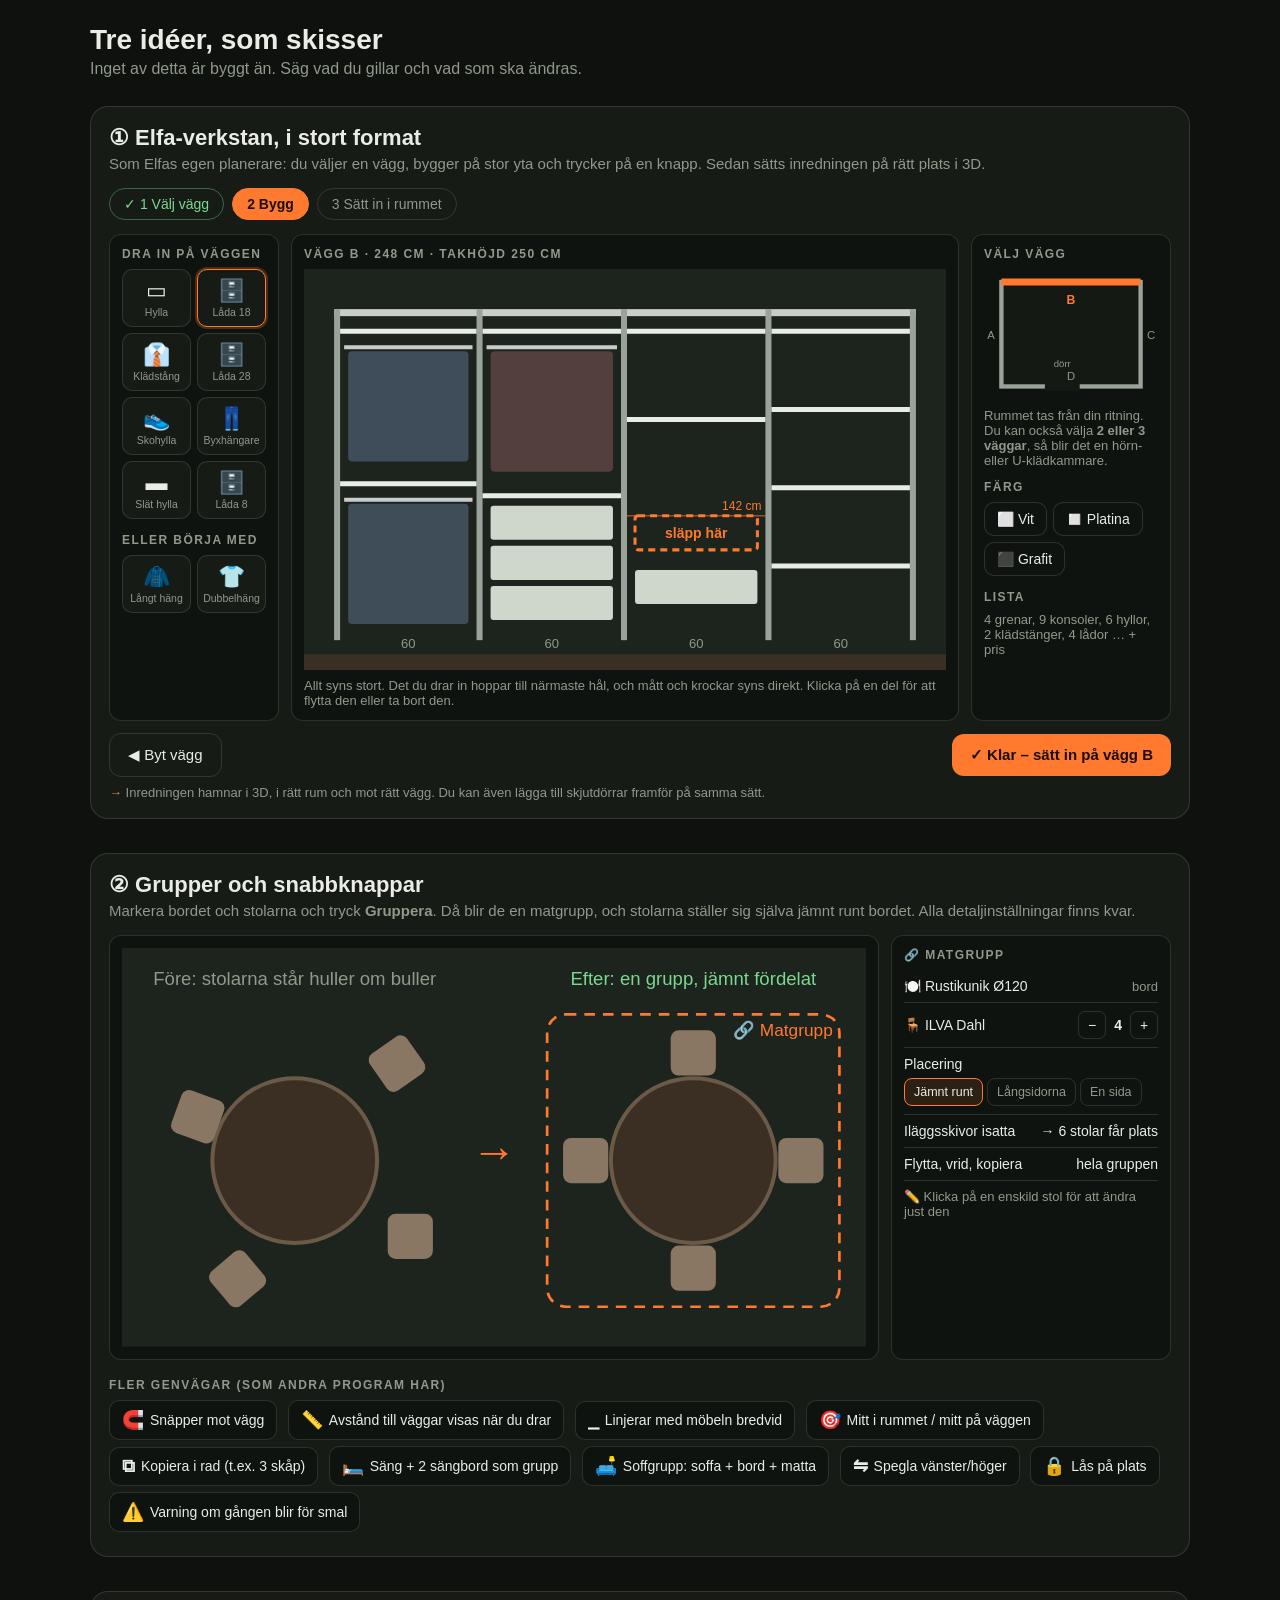
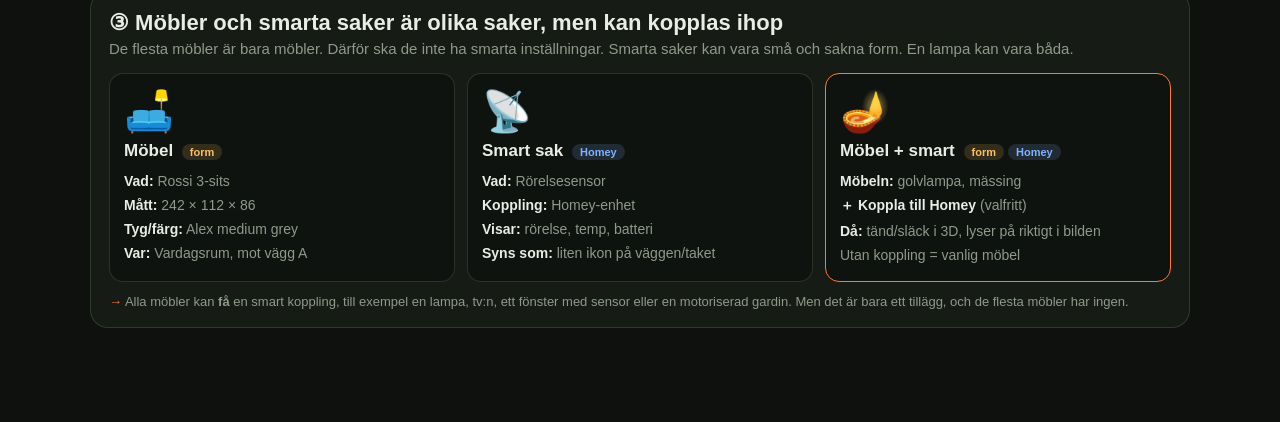
<file: mockups/index.html>
<!doctype html>
<html lang="sv">
<head>
<meta charset="utf-8">
<meta name="viewport" content="width=device-width, initial-scale=1">
<title>Hemma – skisser</title>
<style>
:root{--bg:#0e110e;--panel:#161b16;--line:rgba(190,210,175,.16);--text:#e9ede6;--dim:#8f9a8b;--acc:#ff7a2f;--ok:#7bd88f;--blue:#7fb2ff}
*{box-sizing:border-box}
body{margin:0;background:var(--bg);color:var(--text);font-family:-apple-system,BlinkMacSystemFont,"Segoe UI",Roboto,sans-serif;padding:24px 16px 60px}
.wrap{max-width:1100px;margin:0 auto}
h1{font-size:28px;margin:0 0 4px}
.lead{color:var(--dim);margin:0 0 28px}
.mock{background:var(--panel);border:1px solid var(--line);border-radius:18px;padding:18px;margin:0 0 34px}
.mock h2{margin:0 0 4px;font-size:22px}
.mock .why{color:var(--dim);margin:0 0 16px;font-size:15px}
.steps{display:flex;gap:8px;margin-bottom:14px;flex-wrap:wrap}
.steps span{padding:7px 14px;border-radius:99px;border:1px solid var(--line);color:var(--dim);font-size:14px}
.steps span.on{background:var(--acc);color:#1a0d05;border-color:var(--acc);font-weight:650}
.steps span.done{color:var(--ok);border-color:rgba(123,216,143,.4)}
.grid3{display:grid;grid-template-columns:170px 1fr 200px;gap:12px}
.box{background:#0f130f;border:1px solid var(--line);border-radius:12px;padding:12px}
.box h4{margin:0 0 8px;font-size:12px;letter-spacing:.12em;color:var(--dim);font-weight:600}
.pal{display:grid;grid-template-columns:1fr 1fr;gap:6px}
.pal div{border:1px solid var(--line);border-radius:10px;padding:8px 2px;text-align:center;font-size:22px;background:var(--panel)}
.pal div small{display:block;font-size:10.5px;color:var(--dim);margin-top:2px}
.pal div.drag{border-color:var(--acc);box-shadow:0 0 0 2px rgba(255,122,47,.25)}
.big{width:100%;display:block}
.btn{display:inline-block;background:var(--acc);color:#1a0d05;font-weight:700;border-radius:12px;padding:12px 18px;font-size:15px}
.btn.ghost{background:none;color:var(--text);border:1px solid var(--line);font-weight:500}
.row{display:flex;gap:10px;align-items:center;justify-content:space-between;margin-top:12px;flex-wrap:wrap}
.chip{display:inline-flex;gap:6px;align-items:center;border:1px solid var(--line);border-radius:10px;padding:8px 12px;font-size:14px;background:#0f130f;margin:0 6px 6px 0}
.chip b{font-size:18px}
.note{font-size:13px;color:var(--dim);margin-top:8px}
.arrow{color:var(--acc);font-weight:700}
.grid2{display:grid;grid-template-columns:1fr 280px;gap:12px}
.pn .line{display:flex;justify-content:space-between;align-items:center;padding:8px 0;border-bottom:1px solid var(--line);font-size:14px}
.pn .line:last-child{border:0}
.seg{display:flex;gap:4px;flex-wrap:wrap}
.seg span{border:1px solid var(--line);border-radius:8px;padding:6px 9px;font-size:12.5px;color:var(--dim)}
.seg span.on{border-color:var(--acc);color:var(--text);background:rgba(255,122,47,.12)}
.pm{display:inline-flex;align-items:center;gap:8px}.pm i{font-style:normal;border:1px solid var(--line);border-radius:7px;width:28px;height:28px;display:inline-flex;align-items:center;justify-content:center}
.cards{display:grid;grid-template-columns:repeat(3,1fr);gap:12px}
.card{background:#0f130f;border:1px solid var(--line);border-radius:14px;padding:14px}
.card .ic{font-size:40px}
.card h3{margin:6px 0 8px;font-size:17px}
.card ul{margin:0;padding:0;list-style:none;font-size:14px;color:var(--dim)}
.card li{padding:4px 0}
.card li b{color:var(--text);font-weight:600}
.card.mix{border-color:var(--acc)}
.tag{display:inline-block;font-size:11px;padding:2px 8px;border-radius:99px;margin-left:4px}
.tag.f{background:rgba(255,192,97,.15);color:#ffc061}.tag.s{background:rgba(127,178,255,.15);color:var(--blue)}
@media (max-width:820px){.grid3,.grid2,.cards{grid-template-columns:1fr}}
</style>
</head>
<body><div class="wrap">
<h1>Tre idéer, som skisser</h1>
<p class="lead">Inget av detta är byggt än. Säg vad du gillar och vad som ska ändras.</p>

<!-- 1. ELFA -->
<div class="mock">
  <h2>① Elfa-verkstan, i stort format</h2>
  <p class="why">Som Elfas egen planerare: du väljer en vägg, bygger på stor yta och trycker på en knapp. Sedan sätts inredningen på rätt plats i 3D.</p>
  <div class="steps"><span class="done">✓ 1 Välj vägg</span><span class="on">2 Bygg</span><span>3 Sätt in i rummet</span></div>
  <div class="grid3">
    <div class="box">
      <h4>DRA IN PÅ VÄGGEN</h4>
      <div class="pal">
        <div>▭<small>Hylla</small></div><div class="drag">🗄️<small>Låda 18</small></div>
        <div>👔<small>Klädstång</small></div><div>🗄️<small>Låda 28</small></div>
        <div>👟<small>Skohylla</small></div><div>👖<small>Byxhängare</small></div>
        <div>▬<small>Slät hylla</small></div><div>🗄️<small>Låda 8</small></div>
      </div>
      <h4 style="margin-top:14px">ELLER BÖRJA MED</h4>
      <div class="pal"><div>🧥<small>Långt häng</small></div><div>👕<small>Dubbelhäng</small></div></div>
    </div>
    <div class="box">
      <h4>VÄGG B · 248 CM · TAKHÖJD 250 CM</h4>
      <svg class="big" viewBox="0 0 640 400">
        <rect x="0" y="0" width="640" height="400" fill="#1d231d"/>
        <rect x="0" y="384" width="640" height="16" fill="#3a2f22"/>
        <!-- bärlist + grenar -->
        <rect x="30" y="40" width="580" height="7" fill="#c9cfc6"/>
        <g fill="#9aa39a"><rect x="30" y="40" width="6" height="330"/><rect x="172" y="40" width="6" height="330"/><rect x="316" y="40" width="6" height="330"/><rect x="460" y="40" width="6" height="330"/><rect x="604" y="40" width="6" height="330"/></g>
        <!-- sektion 1 dubbelhäng -->
        <g stroke="#e8ece6" stroke-width="5"><line x1="36" x2="172" y1="62" y2="62"/><line x1="36" x2="172" y1="214" y2="214"/></g>
        <g stroke="#c9cbcd" stroke-width="4"><line x1="40" x2="168" y1="78" y2="78"/><line x1="40" x2="168" y1="230" y2="230"/></g>
        <g fill="#5c6f8a" opacity=".55"><rect x="44" y="82" width="120" height="110" rx="4"/><rect x="44" y="234" width="120" height="120" rx="4"/></g>
        <!-- sektion 2 lådor -->
        <line x1="178" x2="316" y1="62" y2="62" stroke="#e8ece6" stroke-width="5"/>
        <line x1="182" x2="312" y1="78" y2="78" stroke="#c9cbcd" stroke-width="4"/><rect x="186" y="82" width="122" height="120" rx="4" fill="#8a5c5c" opacity=".5"/>
        <line x1="178" x2="316" y1="226" y2="226" stroke="#e8ece6" stroke-width="5"/>
        <g fill="#cfd6cb"><rect x="186" y="236" width="122" height="34" rx="3"/><rect x="186" y="276" width="122" height="34" rx="3"/><rect x="186" y="316" width="122" height="34" rx="3"/></g>
        <!-- sektion 3: håller på att dra in en låda -->
        <line x1="322" x2="460" y1="62" y2="62" stroke="#e8ece6" stroke-width="5"/>
        <g stroke="#e8ece6" stroke-width="5"><line x1="322" x2="460" y1="150" y2="150"/></g>
        <g fill="#cfd6cb"><rect x="330" y="300" width="122" height="34" rx="3"/></g>
        <rect x="330" y="246" width="122" height="34" rx="3" fill="none" stroke="#ff7a2f" stroke-width="3" stroke-dasharray="7 5"/>
        <text x="391" y="268" fill="#ff7a2f" font-size="14" text-anchor="middle" font-weight="700">släpp här</text>
        <g stroke="#ff7a2f" stroke-width="1.5" opacity=".55"><line x1="322" x2="460" y1="246" y2="246"/></g>
        <!-- sektion 4 hyllor -->
        <g stroke="#e8ece6" stroke-width="5"><line x1="466" x2="604" y1="62" y2="62"/><line x1="466" x2="604" y1="140" y2="140"/><line x1="466" x2="604" y1="218" y2="218"/><line x1="466" x2="604" y1="296" y2="296"/></g>
        <!-- mått -->
        <g fill="#8f9a8b" font-size="13" text-anchor="middle"><text x="104" y="378">60</text><text x="247" y="378">60</text><text x="391" y="378">60</text><text x="535" y="378">60</text></g>
        <g fill="#ff7a2f" font-size="12"><text x="456" y="240" text-anchor="end">142 cm</text></g>
      </svg>
      <div class="note">Allt syns stort. Det du drar in hoppar till närmaste hål, och mått och krockar syns direkt. Klicka på en del för att flytta den eller ta bort den.</div>
    </div>
    <div class="box">
      <h4>VÄLJ VÄGG</h4>
      <svg class="big" viewBox="0 0 200 150">
        <rect x="20" y="15" width="160" height="120" fill="#141914" stroke="#9aa39a" stroke-width="5"/>
        <line x1="20" y1="15" x2="180" y2="15" stroke="#ff7a2f" stroke-width="8"/>
        <text x="100" y="40" fill="#ff7a2f" font-size="14" text-anchor="middle" font-weight="700">B</text>
        <g fill="#8f9a8b" font-size="13" text-anchor="middle"><text x="8" y="80">A</text><text x="192" y="80">C</text><text x="100" y="128">D</text></g>
        <rect x="70" y="129" width="40" height="11" fill="#141914"/><text x="90" y="113" fill="#8f9a8b" font-size="11" text-anchor="middle">dörr</text>
      </svg>
      <div class="note">Rummet tas från din ritning. Du kan också välja <b>2 eller 3 väggar</b>, så blir det en hörn- eller U-klädkammare.</div>
      <h4 style="margin-top:12px">FÄRG</h4>
      <span class="chip">⬜ Vit</span><span class="chip">◻️ Platina</span><span class="chip">⬛ Grafit</span>
      <h4 style="margin-top:8px">LISTA</h4>
      <div class="note" style="margin:0">4 grenar, 9 konsoler, 6 hyllor, 2 klädstänger, 4 lådor … + pris</div>
    </div>
  </div>
  <div class="row"><span class="btn ghost">◀ Byt vägg</span><span class="btn">✓ Klar – sätt in på vägg B</span></div>
  <div class="note"><span class="arrow">→</span> Inredningen hamnar i 3D, i rätt rum och mot rätt vägg. Du kan även lägga till skjutdörrar framför på samma sätt.</div>
</div>

<!-- 2. GRUPPER + GENVÄGAR -->
<div class="mock">
  <h2>② Grupper och snabbknappar</h2>
  <p class="why">Markera bordet och stolarna och tryck <b>Gruppera</b>. Då blir de en matgrupp, och stolarna ställer sig själva jämnt runt bordet. Alla detaljinställningar finns kvar.</p>
  <div class="grid2">
    <div class="box">
      <svg class="big" viewBox="0 0 560 300">
        <rect width="560" height="300" fill="#1d231d"/>
        <!-- före -->
        <text x="130" y="28" fill="#8f9a8b" font-size="14" text-anchor="middle">Före: stolarna står huller om buller</text>
        <circle cx="130" cy="160" r="62" fill="#3a2f22" stroke="#6b5a48" stroke-width="3"/>
        <g fill="#8a7763"><rect x="40" y="110" width="34" height="34" rx="6" transform="rotate(20 57 127)"/><rect x="190" y="70" width="34" height="34" rx="6" transform="rotate(-35 207 87)"/><rect x="200" y="200" width="34" height="34" rx="6"/><rect x="70" y="232" width="34" height="34" rx="6" transform="rotate(50 87 249)"/></g>
        <text x="280" y="165" fill="#ff7a2f" font-size="34" text-anchor="middle">→</text>
        <!-- efter -->
        <text x="430" y="28" fill="#7bd88f" font-size="14" text-anchor="middle">Efter: en grupp, jämnt fördelat</text>
        <circle cx="430" cy="160" r="62" fill="#3a2f22" stroke="#6b5a48" stroke-width="3"/>
        <g fill="#8a7763">
          <rect x="413" y="62" width="34" height="34" rx="6"/><rect x="413" y="224" width="34" height="34" rx="6"/>
          <rect x="332" y="143" width="34" height="34" rx="6"/><rect x="494" y="143" width="34" height="34" rx="6"/>
        </g>
        <rect x="320" y="50" width="220" height="220" rx="14" fill="none" stroke="#ff7a2f" stroke-width="2" stroke-dasharray="8 6"/>
        <text x="535" y="66" fill="#ff7a2f" font-size="13" text-anchor="end">🔗 Matgrupp</text>
      </svg>
    </div>
    <div class="box pn">
      <h4>🔗 MATGRUPP</h4>
      <div class="line"><span>🍽️ Rustikunik Ø120</span><span class="note" style="margin:0">bord</span></div>
      <div class="line"><span>🪑 ILVA Dahl</span><span class="pm"><i>−</i><b>4</b><i>+</i></span></div>
      <div class="line" style="display:block"><div style="margin-bottom:6px">Placering</div><div class="seg"><span class="on">Jämnt runt</span><span>Långsidorna</span><span>En sida</span></div></div>
      <div class="line"><span>Iläggsskivor isatta</span><span>→ 6 stolar får plats</span></div>
      <div class="line"><span>Flytta, vrid, kopiera</span><span>hela gruppen</span></div>
      <div class="line"><span class="note" style="margin:0">✏️ Klicka på en enskild stol för att ändra just den</span></div>
    </div>
  </div>
  <h4 style="margin:18px 0 8px;font-size:12px;letter-spacing:.12em;color:var(--dim)">FLER GENVÄGAR (SOM ANDRA PROGRAM HAR)</h4>
  <span class="chip"><b>🧲</b> Snäpper mot vägg</span>
  <span class="chip"><b>📏</b> Avstånd till väggar visas när du drar</span>
  <span class="chip"><b>⎯</b> Linjerar med möbeln bredvid</span>
  <span class="chip"><b>🎯</b> Mitt i rummet / mitt på väggen</span>
  <span class="chip"><b>⧉</b> Kopiera i rad (t.ex. 3 skåp)</span>
  <span class="chip"><b>🛏️</b> Säng + 2 sängbord som grupp</span>
  <span class="chip"><b>🛋️</b> Soffgrupp: soffa + bord + matta</span>
  <span class="chip"><b>⇋</b> Spegla vänster/höger</span>
  <span class="chip"><b>🔒</b> Lås på plats</span>
  <span class="chip"><b>⚠️</b> Varning om gången blir för smal</span>
</div>

<!-- 3. DATA -->
<div class="mock">
  <h2>③ Möbler och smarta saker är olika saker, men kan kopplas ihop</h2>
  <p class="why">De flesta möbler är bara möbler. Därför ska de inte ha smarta inställningar. Smarta saker kan vara små och sakna form. En lampa kan vara båda.</p>
  <div class="cards">
    <div class="card"><div class="ic">🛋️</div><h3>Möbel <span class="tag f">form</span></h3>
      <ul><li><b>Vad:</b> Rossi 3-sits</li><li><b>Mått:</b> 242 × 112 × 86</li><li><b>Tyg/färg:</b> Alex medium grey</li><li><b>Var:</b> Vardagsrum, mot vägg A</li></ul></div>
    <div class="card"><div class="ic">📡</div><h3>Smart sak <span class="tag s">Homey</span></h3>
      <ul><li><b>Vad:</b> Rörelsesensor</li><li><b>Koppling:</b> Homey-enhet</li><li><b>Visar:</b> rörelse, temp, batteri</li><li><b>Syns som:</b> liten ikon på väggen/taket</li></ul></div>
    <div class="card mix"><div class="ic">🪔</div><h3>Möbel + smart <span class="tag f">form</span><span class="tag s">Homey</span></h3>
      <ul><li><b>Möbeln:</b> golvlampa, mässing</li><li><b>＋ Koppla till Homey</b> (valfritt)</li><li><b>Då:</b> tänd/släck i 3D, lyser på riktigt i bilden</li><li>Utan koppling = vanlig möbel</li></ul></div>
  </div>
  <div class="note" style="margin-top:12px"><span class="arrow">→</span> Alla möbler kan <b>få</b> en smart koppling, till exempel en lampa, tv:n, ett fönster med sensor eller en motoriserad gardin. Men det är bara ett tillägg, och de flesta möbler har ingen.</div>
</div>
</div></body></html>
</file>
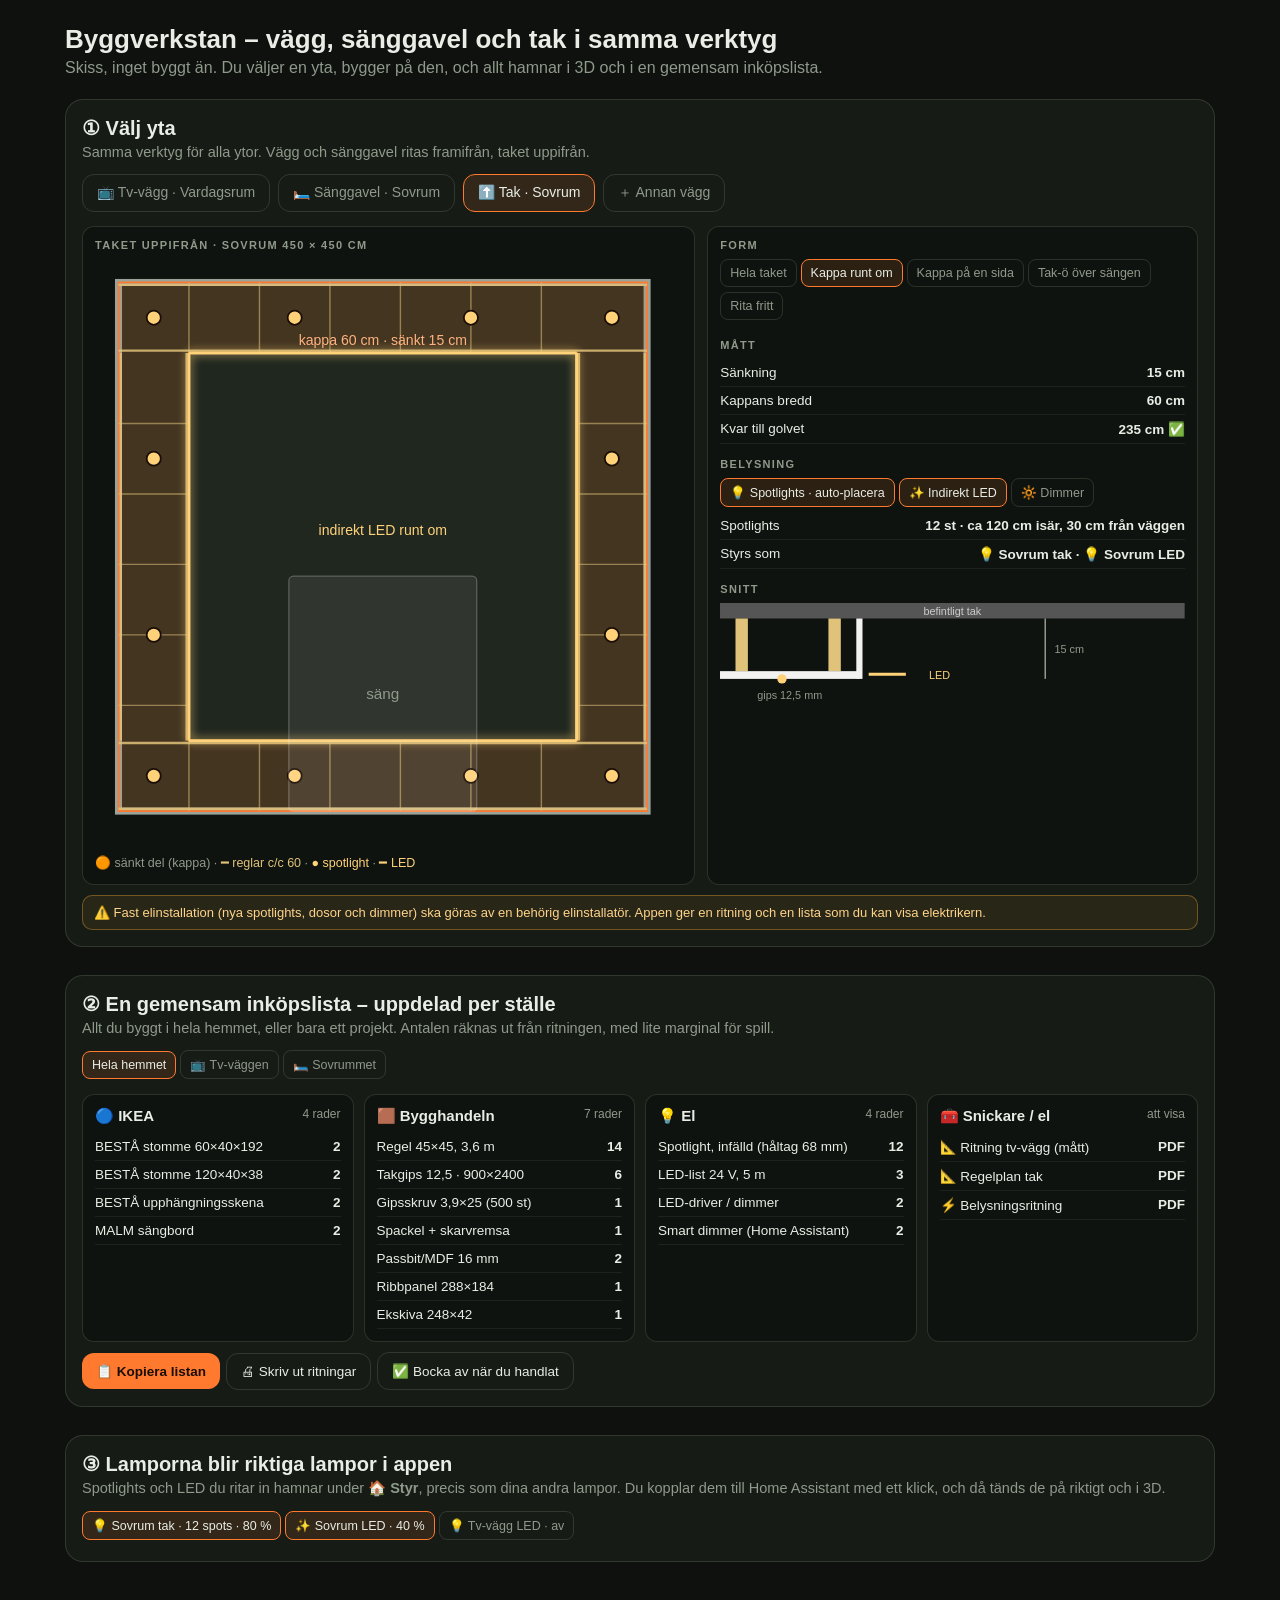
<file: mockups/bygg.html>
<!doctype html>
<html lang="sv">
<head>
<meta charset="utf-8">
<meta name="viewport" content="width=device-width, initial-scale=1">
<title>Hemma – byggverkstan (skiss)</title>
<style>
:root{--bg:#0e110e;--panel:#161b16;--line:rgba(190,210,175,.16);--text:#e9ede6;--dim:#8f9a8b;--acc:#ff7a2f;--ikea:#7fb2ff;--bygg:#e0c27a;--el:#ffd27a;--ok:#7bd88f}
*{box-sizing:border-box}
body{margin:0;background:var(--bg);color:var(--text);font-family:-apple-system,BlinkMacSystemFont,"Segoe UI",Roboto,sans-serif;padding:24px 16px 60px}
.wrap{max-width:1150px;margin:0 auto}
h1{font-size:26px;margin:0 0 4px}.lead{color:var(--dim);margin:0 0 22px}
.mock{background:var(--panel);border:1px solid var(--line);border-radius:18px;padding:16px;margin-bottom:28px}
.mock h2{margin:0 0 4px;font-size:20px}.why{color:var(--dim);margin:0 0 14px;font-size:14.5px}
.surf{display:flex;gap:8px;flex-wrap:wrap;margin-bottom:14px}
.surf span{padding:9px 14px;border-radius:12px;border:1px solid var(--line);font-size:14px;color:var(--dim)}
.surf span.on{border-color:var(--acc);color:var(--text);background:rgba(255,122,47,.12)}
.grid{display:grid;grid-template-columns:1.25fr 1fr;gap:12px}
.box{background:#0f130f;border:1px solid var(--line);border-radius:12px;padding:12px}
.box h4{margin:0 0 8px;font-size:11px;letter-spacing:.12em;color:var(--dim);font-weight:600}
.box h4:not(:first-child){margin-top:14px}
.row{display:flex;justify-content:space-between;font-size:13.5px;padding:6px 0;border-bottom:1px solid rgba(190,210,175,.08)}
.row b{font-weight:600}
.shop{display:grid;grid-template-columns:repeat(4,1fr);gap:10px}
.store{background:#0f130f;border:1px solid var(--line);border-radius:12px;padding:12px}
.store h3{margin:0 0 8px;font-size:15px;display:flex;justify-content:space-between}
.store h3 small{font-size:12px;color:var(--dim);font-weight:400}
.note{font-size:12.5px;color:var(--dim);margin-top:8px;line-height:1.45}
.warn{font-size:13px;background:rgba(255,176,46,.08);border:1px solid rgba(255,176,46,.35);border-radius:10px;padding:9px 11px;margin-top:10px;color:#ffd38a}
.chips span{display:inline-block;border:1px solid var(--line);border-radius:8px;padding:6px 9px;font-size:12.5px;margin:0 4px 5px 0;color:var(--dim)}
.chips span.on{border-color:var(--acc);color:var(--text);background:rgba(255,122,47,.12)}
.btn{display:inline-block;background:var(--acc);color:#1a0d05;font-weight:700;border-radius:12px;padding:10px 14px;font-size:13.5px;margin:10px 6px 0 0}
.btn.ghost{background:none;color:var(--text);border:1px solid var(--line);font-weight:500}
@media (max-width:900px){.grid,.shop{grid-template-columns:1fr}}
</style>
</head>
<body><div class="wrap">
<h1>Byggverkstan – vägg, sänggavel och tak i samma verktyg</h1>
<p class="lead">Skiss, inget byggt än. Du väljer en yta, bygger på den, och allt hamnar i 3D och i en gemensam inköpslista.</p>

<div class="mock">
  <h2>① Välj yta</h2>
  <p class="why">Samma verktyg för alla ytor. Vägg och sänggavel ritas framifrån, taket uppifrån.</p>
  <div class="surf"><span>📺 Tv-vägg · Vardagsrum</span><span>🛏️ Sänggavel · Sovrum</span><span class="on">⬆️ Tak · Sovrum</span><span>＋ Annan vägg</span></div>

  <div class="grid">
    <div class="box">
      <h4>TAKET UPPIFRÅN · SOVRUM 450 × 450 CM</h4>
      <svg viewBox="-20 -20 500 500" style="width:100%;display:block">
        <rect x="0" y="0" width="450" height="450" fill="#20271f" stroke="#9aa39a" stroke-width="6"/>
        <!-- sänkt del: kappa runt om 60 cm (ram) -->
        <path d="M0 0 H450 V450 H0 Z M60 60 V390 H390 V60 Z" fill="rgba(255,122,47,.16)" fill-rule="evenodd" stroke="#ff7a2f" stroke-width="1.5"/>
        <!-- reglar c/c 60 i kappan (tvärs) -->
        <g stroke="#e0c27a" stroke-width="2" opacity=".85">
          <line x1="0" y1="2" x2="450" y2="2"/><line x1="0" y1="58" x2="450" y2="58"/><line x1="0" y1="392" x2="450" y2="392"/><line x1="0" y1="448" x2="450" y2="448"/>
          <line x1="2" y1="60" x2="2" y2="390"/><line x1="58" y1="60" x2="58" y2="390"/><line x1="392" y1="60" x2="392" y2="390"/><line x1="448" y1="60" x2="448" y2="390"/>
        </g>
        <g stroke="#e0c27a" stroke-width="1.2" opacity=".55">
          <line x1="60" y1="0" x2="60" y2="60"/><line x1="120" y1="0" x2="120" y2="60"/><line x1="180" y1="0" x2="180" y2="60"/><line x1="240" y1="0" x2="240" y2="60"/><line x1="300" y1="0" x2="300" y2="60"/><line x1="360" y1="0" x2="360" y2="60"/>
          <line x1="60" y1="390" x2="60" y2="450"/><line x1="120" y1="390" x2="120" y2="450"/><line x1="180" y1="390" x2="180" y2="450"/><line x1="240" y1="390" x2="240" y2="450"/><line x1="300" y1="390" x2="300" y2="450"/><line x1="360" y1="390" x2="360" y2="450"/>
          <line x1="0" y1="120" x2="60" y2="120"/><line x1="0" y1="180" x2="60" y2="180"/><line x1="0" y1="240" x2="60" y2="240"/><line x1="0" y1="300" x2="60" y2="300"/><line x1="0" y1="360" x2="60" y2="360"/>
          <line x1="390" y1="120" x2="450" y2="120"/><line x1="390" y1="180" x2="450" y2="180"/><line x1="390" y1="240" x2="450" y2="240"/><line x1="390" y1="300" x2="450" y2="300"/><line x1="390" y1="360" x2="450" y2="360"/>
        </g>
        <!-- LED i kappans kant -->
        <rect x="60" y="60" width="330" height="330" fill="none" stroke="#ffd27a" stroke-width="2.5" stroke-dasharray="1 0" style="filter:drop-shadow(0 0 4px #ffd27a)"/>
        <!-- spotlights i kappan -->
        <g fill="#ffd27a" stroke="#1a0d05" stroke-width="1.5">
          <circle cx="30" cy="30" r="6"/><circle cx="150" cy="30" r="6"/><circle cx="300" cy="30" r="6"/><circle cx="420" cy="30" r="6"/>
          <circle cx="30" cy="420" r="6"/><circle cx="150" cy="420" r="6"/><circle cx="300" cy="420" r="6"/><circle cx="420" cy="420" r="6"/>
          <circle cx="30" cy="150" r="6"/><circle cx="30" cy="300" r="6"/><circle cx="420" cy="150" r="6"/><circle cx="420" cy="300" r="6"/>
        </g>
        <!-- säng -->
        <rect x="145" y="250" width="160" height="200" rx="4" fill="rgba(255,255,255,.07)" stroke="rgba(255,255,255,.25)"/>
        <text x="225" y="355" fill="#8f9a8b" font-size="13" text-anchor="middle">säng</text>
        <text x="225" y="53" fill="#ffb27f" font-size="12" text-anchor="middle">kappa 60 cm · sänkt 15 cm</text>
        <text x="225" y="215" fill="#ffd27a" font-size="12" text-anchor="middle">indirekt LED runt om</text>
      </svg>
      <div class="note">🟠 sänkt del (kappa) · <span style="color:var(--bygg)">━ reglar c/c 60</span> · <span style="color:var(--el)">● spotlight</span> · <span style="color:var(--el)">━ LED</span></div>
    </div>
    <div class="box">
      <h4>FORM</h4>
      <div class="chips"><span>Hela taket</span><span class="on">Kappa runt om</span><span>Kappa på en sida</span><span>Tak-ö över sängen</span><span>Rita fritt</span></div>
      <h4>MÅTT</h4>
      <div class="row"><span>Sänkning</span><b>15 cm</b></div>
      <div class="row"><span>Kappans bredd</span><b>60 cm</b></div>
      <div class="row"><span>Kvar till golvet</span><b>235 cm ✅</b></div>
      <h4>BELYSNING</h4>
      <div class="chips"><span class="on">💡 Spotlights · auto-placera</span><span class="on">✨ Indirekt LED</span><span>🔆 Dimmer</span></div>
      <div class="row"><span>Spotlights</span><b>12 st · ca 120 cm isär, 30 cm från väggen</b></div>
      <div class="row"><span>Styrs som</span><b>💡 Sovrum tak · 💡 Sovrum LED</b></div>
      <h4>SNITT</h4>
      <svg viewBox="0 0 300 90" style="width:100%">
        <rect x="0" y="0" width="300" height="10" fill="#555"/><text x="150" y="8" fill="#ccc" font-size="7" text-anchor="middle">befintligt tak</text>
        <rect x="10" y="10" width="8" height="34" fill="#e0c27a"/><rect x="70" y="10" width="8" height="34" fill="#e0c27a"/>
        <rect x="0" y="44" width="90" height="5" fill="#f2f2f0"/><text x="45" y="62" fill="#8f9a8b" font-size="7" text-anchor="middle">gips 12,5 mm</text>
        <rect x="88" y="10" width="4" height="39" fill="#f2f2f0"/>
        <line x1="96" y1="46" x2="120" y2="46" stroke="#ffd27a" stroke-width="2"/><text x="135" y="49" fill="#ffd27a" font-size="7">LED</text>
        <circle cx="40" cy="49" r="3" fill="#ffd27a"/>
        <line x1="210" y1="10" x2="210" y2="49" stroke="#8f9a8b"/><text x="216" y="32" fill="#8f9a8b" font-size="7">15 cm</text>
      </svg>
    </div>
  </div>
  <div class="warn">⚠️ Fast elinstallation (nya spotlights, dosor och dimmer) ska göras av en behörig elinstallatör. Appen ger en ritning och en lista som du kan visa elektrikern.</div>
</div>

<div class="mock">
  <h2>② En gemensam inköpslista – uppdelad per ställe</h2>
  <p class="why">Allt du byggt i hela hemmet, eller bara ett projekt. Antalen räknas ut från ritningen, med lite marginal för spill.</p>
  <div class="chips" style="margin-bottom:10px"><span class="on">Hela hemmet</span><span>📺 Tv-väggen</span><span>🛏️ Sovrummet</span></div>
  <div class="shop">
    <div class="store"><h3>🔵 IKEA <small>4 rader</small></h3>
      <div class="row"><span>BESTÅ stomme 60×40×192</span><b>2</b></div><div class="row"><span>BESTÅ stomme 120×40×38</span><b>2</b></div>
      <div class="row"><span>BESTÅ upphängningsskena</span><b>2</b></div><div class="row"><span>MALM sängbord</span><b>2</b></div></div>
    <div class="store"><h3>🟫 Bygghandeln <small>7 rader</small></h3>
      <div class="row"><span>Regel 45×45, 3,6 m</span><b>14</b></div><div class="row"><span>Takgips 12,5 · 900×2400</span><b>6</b></div>
      <div class="row"><span>Gipsskruv 3,9×25 (500 st)</span><b>1</b></div><div class="row"><span>Spackel + skarvremsa</span><b>1</b></div>
      <div class="row"><span>Passbit/MDF 16 mm</span><b>2</b></div><div class="row"><span>Ribbpanel 288×184</span><b>1</b></div><div class="row"><span>Ekskiva 248×42</span><b>1</b></div></div>
    <div class="store"><h3>💡 El <small>4 rader</small></h3>
      <div class="row"><span>Spotlight, infälld (håltag 68 mm)</span><b>12</b></div><div class="row"><span>LED-list 24 V, 5 m</span><b>3</b></div>
      <div class="row"><span>LED-driver / dimmer</span><b>2</b></div><div class="row"><span>Smart dimmer (Home Assistant)</span><b>2</b></div></div>
    <div class="store"><h3>🧰 Snickare / el <small>att visa</small></h3>
      <div class="row"><span>📐 Ritning tv-vägg (mått)</span><b>PDF</b></div><div class="row"><span>📐 Regelplan tak</span><b>PDF</b></div>
      <div class="row"><span>⚡ Belysningsritning</span><b>PDF</b></div></div>
  </div>
  <span class="btn">📋 Kopiera listan</span><span class="btn ghost">🖨 Skriv ut ritningar</span><span class="btn ghost">✅ Bocka av när du handlat</span>
</div>

<div class="mock">
  <h2>③ Lamporna blir riktiga lampor i appen</h2>
  <p class="why">Spotlights och LED du ritar in hamnar under 🏠 <b>Styr</b>, precis som dina andra lampor. Du kopplar dem till Home Assistant med ett klick, och då tänds de på riktigt och i 3D.</p>
  <div class="chips"><span class="on">💡 Sovrum tak · 12 spots · 80 %</span><span class="on">✨ Sovrum LED · 40 %</span><span>💡 Tv-vägg LED · av</span></div>
</div>
</div></body></html>
</file>
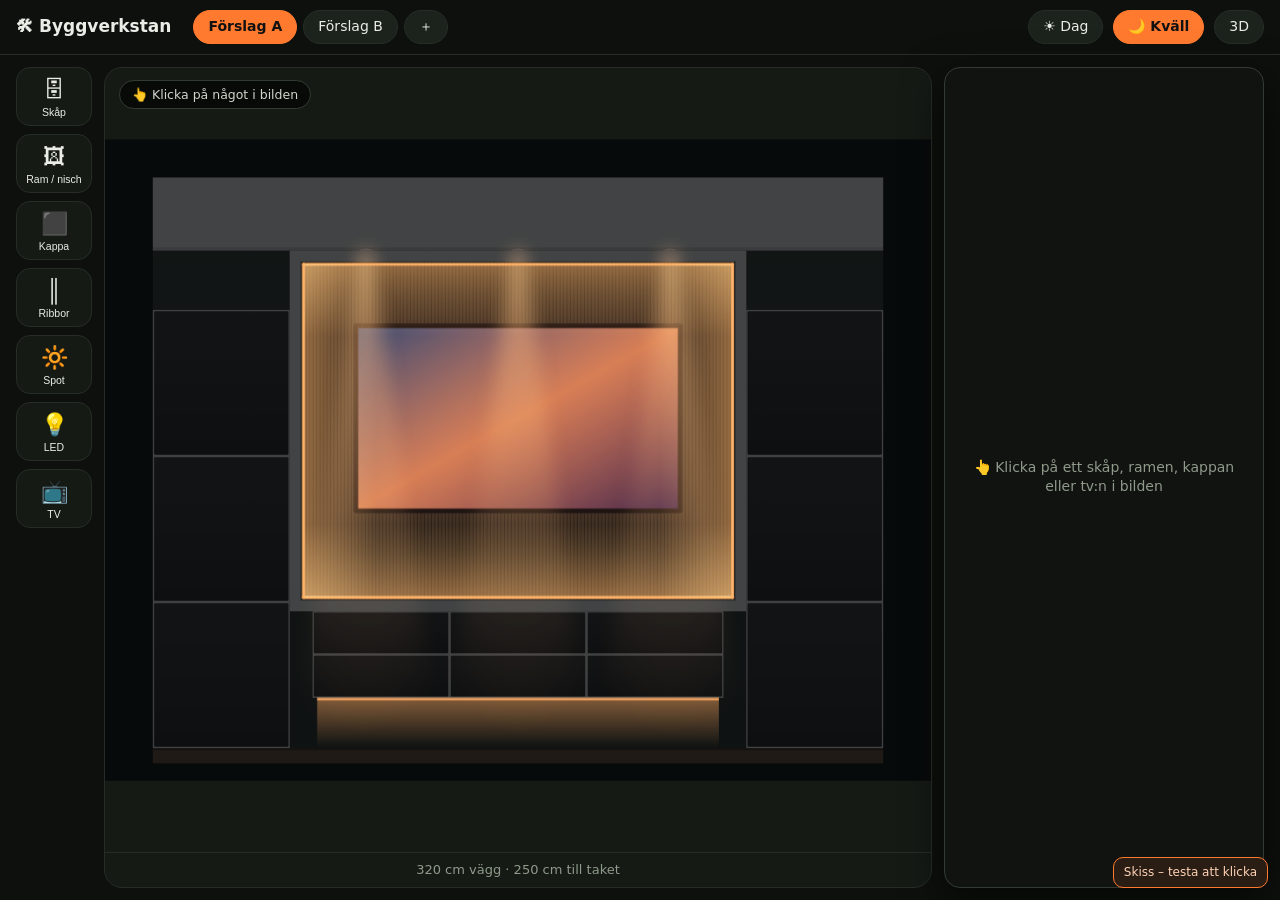
<file: mockups/bygg2.html>
<!doctype html>
<html lang="sv">
<head>
<meta charset="utf-8">
<meta name="viewport" content="width=device-width,initial-scale=1">
<title>Byggverkstan 2.0</title>
<style>
:root{--bg:#0d100d;--card:#151a15;--line:#262d26;--tx:#e9ede6;--mut:#8f9a8b;--or:#ff7a2f}
*{box-sizing:border-box}
body{margin:0;background:var(--bg);color:var(--tx);font:14px/1.4 system-ui,-apple-system,Segoe UI,sans-serif;height:100vh;display:flex;flex-direction:column;overflow:hidden}
header{display:flex;align-items:center;gap:10px;padding:10px 16px;border-bottom:1px solid var(--line);flex-wrap:wrap}
header b{font-size:17px}
.tabs{display:flex;gap:6px;margin-left:12px}
.tabs button,.pill{background:#1c221c;border:1px solid var(--line);color:var(--tx);border-radius:999px;padding:6px 14px;cursor:pointer;font:inherit}
.tabs button.on,.pill.on{background:var(--or);border-color:var(--or);color:#111;font-weight:600}
.sp{flex:1}
main{flex:1;display:grid;grid-template-columns:76px 1fr 320px;gap:12px;padding:12px 16px;min-height:0}
.rail{display:flex;flex-direction:column;gap:8px}
.rail button{background:var(--card);border:1px solid var(--line);border-radius:14px;color:var(--tx);padding:9px 2px 7px;cursor:grab;font-size:10.5px;display:flex;flex-direction:column;align-items:center;gap:3px}
.rail button i{font-style:normal;font-size:22px}
.stage{position:relative;background:var(--card);border:1px solid var(--line);border-radius:18px;overflow:hidden;display:flex;flex-direction:column}
.stage svg{width:100%;flex:1;display:block;min-height:0}
.cap{display:flex;justify-content:center;gap:16px;flex-wrap:wrap;padding:8px;color:var(--mut);font-size:13px;border-top:1px solid var(--line)}
.cap b{color:var(--or)}
.hit{cursor:pointer}
.hit:hover .ol{stroke:#ffb27f;stroke-width:2}
.sel .ol{stroke:var(--or)!important;stroke-width:2.5!important}
/* bubbla vid det man klickat på */
.bub{overflow:auto;min-height:0;background:#111511f2;backdrop-filter:blur(8px);border:1px solid #333c33;border-radius:16px;padding:12px 14px;box-shadow:0 12px 40px #0009;display:none}
.bub.show{display:block}.bub.empty{display:flex;align-items:center;justify-content:center;text-align:center;color:var(--mut)}
.bub h3{margin:0 0 8px;font-size:15px;display:flex;align-items:center;gap:7px}
.bub h3 span{margin-left:auto;font-size:11px;color:var(--mut);font-weight:400}
.bub h5{margin:10px 0 5px;font-size:10.5px;letter-spacing:.08em;color:var(--mut)}
.chips{display:flex;flex-wrap:wrap;gap:5px}
.chips button{background:#1c221c;border:1px solid var(--line);color:var(--tx);border-radius:9px;padding:5px 9px;font:12px system-ui;cursor:pointer}
.chips button.on{border-color:var(--or);background:#2a1d14}
.sw{display:flex;flex-wrap:wrap;gap:6px}
.sw button{width:34px;height:34px;border-radius:9px;border:2px solid #0000;cursor:pointer;box-shadow:inset 0 0 0 1px #0004;position:relative}
.sw button.on{border-color:var(--or)}
.sw button[title]:hover::after{content:attr(title);position:absolute;bottom:40px;left:50%;transform:translateX(-50%);background:#000;color:#fff;font-size:11px;padding:3px 7px;border-radius:6px;white-space:nowrap;z-index:3}
.row{display:flex;align-items:center;gap:8px;margin:4px 0}
.row label{width:62px;color:var(--mut);font-size:12px}
.row output{width:62px;text-align:right;font-variant-numeric:tabular-nums;font-size:12.5px}
input[type=range]{flex:1;accent-color:var(--or)}
.kel{height:10px;border-radius:5px;background:linear-gradient(90deg,#ff9b3d,#ffc98a,#fff1dc,#f4f6ff,#cfdcff);margin:-2px 0 2px 70px;width:calc(100% - 140px)}
.hue{height:10px;border-radius:5px;background:linear-gradient(90deg,red,#ff0,lime,cyan,blue,#f0f,red);margin:-2px 0 2px 70px;width:calc(100% - 140px)}
.dir{display:grid;grid-template-columns:repeat(3,38px);gap:4px;justify-content:start}
.dir button{height:34px;background:#1c221c;border:1px solid var(--line);color:var(--tx);border-radius:8px;cursor:pointer;font-size:15px}
.dir button.on{border-color:var(--or);background:#2a1d14}
.note{font-size:11.5px;color:var(--mut);margin-top:8px}
.foot{display:flex;gap:8px;margin-top:10px}
.foot button{flex:1;background:#1c221c;border:1px solid var(--line);color:var(--tx);border-radius:9px;padding:6px;cursor:pointer;font:12px system-ui}
.tip{position:absolute;left:14px;top:12px;background:#0009;border:1px solid #333c33;border-radius:999px;padding:5px 12px;font-size:12.5px;color:#cfd6cb}
.mock{position:fixed;right:12px;bottom:12px;background:#2a1d14;border:1px solid var(--or);color:#ffd2b5;border-radius:10px;padding:6px 10px;font-size:12px}
@media (max-width:900px){body{height:auto;overflow:auto}main{grid-template-columns:1fr}.stage svg{height:60vh}.rail{flex-direction:row;overflow-x:auto}.rail button{min-width:64px}.tabs{margin-left:0}}
</style>
</head>
<body>
<header>
  <b>🛠 Byggverkstan</b>
  <div class="tabs"><button class="on">Förslag A</button><button>Förslag B</button><button>＋</button></div>
  <span class="sp"></span>
  <button class="pill" id="dayBtn">☀️ Dag</button><button class="pill on" id="nightBtn">🌙 Kväll</button>
  <button class="pill">3D</button>
</header>
<main>
  <div class="rail">
    <button><i>🗄</i>Skåp</button>
    <button><i>🖼</i>Ram / nisch</button>
    <button><i>⬛</i>Kappa</button>
    <button><i>║</i>Ribbor</button>
    <button><i>🔆</i>Spot</button>
    <button><i>💡</i>LED</button>
    <button><i>📺</i>TV</button>
  </div>
  <div class="stage" id="stage">
    <svg id="svg" viewBox="0 0 760 590" preserveAspectRatio="xMidYMid meet"></svg>
    <div class="cap" id="cap"></div>
    <div class="tip" id="tip">👆 Klicka på något i bilden</div>
    </div>
  <div class="bub show empty" id="bub">👆 Klicka på ett skåp, ramen, kappan eller tv:n i bilden</div>
</main>
<div class="mock">Skiss – testa att klicka</div>
<script>
// ---- modell (cm). Väggen 320 × 250 cm ----
const S=2.1,OX=44,FL=560,X=v=>OX+v*S,Y=v=>FL-v*S;
const FRONTS={
  'LAPPVIKEN':[['vit','#f1f0ec'],['svartbrun','#2e2a27'],['vitbets ekmönstrad','#d9cdb7'],['ljus gråbeige','#cfc6b8'],['brun valnötsmönstrad','#6b4a33']],
  'SELSVIKEN':[['högglans vit','#fbfbf9'],['högglans svart','#141414'],['högglans beige','#e3d6c2']],
  'HANVIKEN':[['vit','#efeeea'],['svartbrun','#2f2b28'],['vitbets ekmönstrad','#d6cab4']],
  'VÄSTERVIKEN':[['vit','#efefec']],
  'SINDVIK glas':[['vit','#eceae5'],['svartbrun','#2e2a27'],['mörkgrå','#4a4c4d']],
};
const M={
  front:{left:['LAPPVIKEN',1],right:['LAPPVIKEN',1],bench:['LAPPVIKEN',1]},
  handle:'push',
  frame:{sides:{top:1,left:1,right:1,bottom:1},dir:'in',mode:'vit',k:2700,lm:600,hue:30,on:1,depth:2},
  spots:{n:3,k:3000,lm:350,beam:36,on:1,mode:'vit',hue:200},
  bench:{k:2700,lm:300,on:1,mode:'vit',hue:280},
  panel:'ek', night:true, sel:null
};
const PANEL={ek:['#b48a5c','Ek'],valnot:['#5c3d27','Valnöt'],svart:['#1d1d1d','Svart'],vit:['#e9e6df','Vit']};
// kelvin → rgb (Tanner Helland-approximation)
function kRGB(k){k/=100;let r,g,b;if(k<=66){r=255;g=99.47*Math.log(k)-161.12;b=k<=19?0:138.52*Math.log(k-10)-305.04}else{r=329.7*Math.pow(k-60,-.1332);g=288.12*Math.pow(k-60,-.0755);b=255}
  const c=v=>Math.max(0,Math.min(255,v|0));return `rgb(${c(r)},${c(g)},${c(b)})`}
const hsl=h=>`hsl(${h},100%,60%)`;
const lc=L=>L.mode==='rgb'?hsl(L.hue):kRGB(L.k);
const fcol=k=>{const [f,i]=M.front[k];return FRONTS[f][Math.min(i,FRONTS[f].length-1)][1]};
const svg=document.getElementById('svg'),bub=document.getElementById('bub'),stage=document.getElementById('stage');

function cab(key,x,y,w,h,rows,cols){ // BESTÅ-skåp med fronter
  const f=M.front[key][0],c=fcol(key),glass=f.startsWith('SINDVIK');let s=`<g class="hit ${M.sel===key?'sel':''}" data-k="${key}">`;
  s+=`<rect x="${X(x)}" y="${Y(y+h)}" width="${w*S}" height="${h*S}" fill="#e8e6e1"/>`;
  const fw=w/cols,fh=h/rows;
  for(let r=0;r<rows;r++)for(let q=0;q<cols;q++){const fx=X(x+q*fw)+1.2,fy=Y(y+h-r*fh)+1.2,ww=fw*S-2.4,hh=fh*S-2.4;
    s+=`<rect x="${fx}" y="${fy}" width="${ww}" height="${hh}" rx="1" fill="${glass?'#3b3a38':c}"/>`+(f==='SELSVIKEN'?`<rect x="${fx}" y="${fy}" width="${ww}" height="${hh}" fill="url(#glossg)"/>`:'');
    if(glass)s+=`<rect x="${fx+5}" y="${fy+5}" width="${ww-10}" height="${hh-10}" fill="#6d7a80" opacity=".55"/><rect x="${fx}" y="${fy}" width="${ww}" height="${hh}" fill="none" stroke="${c}" stroke-width="5"/>`;
    if(f==='VÄSTERVIKEN')s+=`<rect x="${fx+ww/2-12}" y="${fy+4}" width="24" height="3" rx="1.5" fill="#0003"/>`;
    if(M.handle==='bar')s+=`<rect x="${fx+ww/2-14}" y="${fy+8}" width="28" height="3" rx="1.5" fill="#9a9a9a"/>`;
    if(M.handle==='knob')s+=`<circle cx="${fx+ww/2}" cy="${fy+12}" r="3" fill="#8b7355"/>`;
    s+=`<rect x="${fx}" y="${fy}" width="${ww}" height="${hh}" fill="url(#shade)"/>`;}
  s+=`<rect class="ol" x="${X(x)}" y="${Y(y+h)}" width="${w*S}" height="${h*S}" fill="none" stroke="#0000" stroke-width="2"/></g>`;
  return s;
}
function glowLine(x1,y1,x2,y2,col,lm,dir,id){ // fräst LED-list + ljuskägla i riktningen den pekar
  const a=Math.min(1,lm/900),len=34+lm/18;let g='';
  const vert=x1===x2;let dx=0,dy=0;
  if(dir==='in'){ if(vert)dx=(x1<X(160)?1:-1);else dy=(y1>Y(125)?-1:1);}
  if(dir==='ut'){ if(vert)dx=(x1<X(160)?-1:1);else dy=(y1>Y(125)?1:-1);}
  if(dir==='vagg'){ g+=`<line x1="${x1}" y1="${y1}" x2="${x2}" y2="${y2}" stroke="${col}" stroke-width="16" opacity="${.35*a}" filter="url(#blur8)"/>`; }
  else if(dir==='fram'){ g+=`<line x1="${x1}" y1="${y1}" x2="${x2}" y2="${y2}" stroke="${col}" stroke-width="10" opacity="${.6*a}" filter="url(#blur4)"/>`; }
  else { const px=vert?Math.min(x1,x1+dx*len):Math.min(x1,x2),py=vert?Math.min(y1,y2):Math.min(y1,y1+dy*len),w=vert?len:Math.abs(x2-x1),h=vert?Math.abs(y2-y1):len;
    const gid='g'+id;g+=`<defs><linearGradient id="${gid}" x1="${dx<0?1:0}" y1="${dy<0?1:0}" x2="${dx>0?1:0}" y2="${dy>0?1:0}"><stop offset="0" stop-color="${col}" stop-opacity="${.75*a}"/><stop offset="1" stop-color="${col}" stop-opacity="0"/></linearGradient></defs>`;
    g+=`<rect x="${px}" y="${py}" width="${w}" height="${h}" fill="url(#${gid})" style="mix-blend-mode:screen"/>`;}
  g+=`<line x1="${x1}" y1="${y1}" x2="${x2}" y2="${y2}" stroke="${col}" stroke-width="2.6" stroke-linecap="round"/>`;
  return g;
}
function draw(){
  const N=M.night,fr=M.frame,sp=M.spots,b=M.bench;let s=`<defs>
    <linearGradient id="shade" x1="0" y1="0" x2="0" y2="1"><stop offset="0" stop-color="#fff" stop-opacity=".07"/><stop offset="1" stop-color="#000" stop-opacity=".09"/></linearGradient>
    <linearGradient id="wallg" x1="0" y1="0" x2="0" y2="1"><stop offset="0" stop-color="#3a423a"/><stop offset="1" stop-color="#2c332c"/></linearGradient>
    <filter id="blur4"><feGaussianBlur stdDeviation="4"/></filter><filter id="blur8"><feGaussianBlur stdDeviation="8"/></filter><filter id="blur14"><feGaussianBlur stdDeviation="14"/></filter>
    <linearGradient id="glossg" x1="0" y1="0" x2="1" y2="1"><stop offset="0" stop-color="#fff" stop-opacity=".28"/><stop offset=".35" stop-color="#fff" stop-opacity=".06"/><stop offset=".36" stop-color="#fff" stop-opacity="0"/><stop offset="1" stop-color="#fff" stop-opacity=".08"/></linearGradient><filter id="gloss"><feSpecularLighting surfaceScale="2" specularConstant=".5" specularExponent="18" lighting-color="#fff" result="s"><feDistantLight azimuth="235" elevation="55"/></feSpecularLighting><feComposite in="SourceGraphic" in2="s" operator="arithmetic" k2="1" k3=".35"/></filter>
    <pattern id="slat" width="${3.2}" height="10" patternUnits="userSpaceOnUse"><rect width="3.2" height="10" fill="${PANEL[M.panel][0]}"/><rect x="2.2" width="1" height="10" fill="#0007"/></pattern>
  </defs>`;
  // vägg, golv, tak
  s+=`<rect x="0" y="0" width="760" height="590" fill="#0f130f"/><rect x="${X(0)}" y="${Y(250)}" width="${320*S}" height="${250*S}" fill="url(#wallg)"/>`;
  s+=`<rect x="${X(0)}" y="${FL}" width="${320*S}" height="14" fill="#6b5137"/><rect x="${X(0)}" y="${FL}" width="${320*S}" height="2" fill="#0005"/>`;
  // kappa (sänkt tak) över hela väggen med spotlights
  s+=`<g class="hit ${M.sel==='spots'?'sel':''}" data-k="spots"><rect x="${X(0)}" y="${Y(250)}" width="${320*S}" height="${32*S}" fill="#f2f1ee"/><rect x="${X(0)}" y="${Y(218)-3}" width="${320*S}" height="3" fill="#0002"/>`;
  const sx=[];for(let i=0;i<sp.n;i++)sx.push(60+200*(i+.5)/sp.n);
  sx.forEach(x=>s+=`<ellipse cx="${X(x)}" cy="${Y(218)}" rx="7" ry="2.4" fill="${N&&sp.on?'#fff':'#bdbab3'}" stroke="#999" stroke-width=".6"/>`);
  s+=`<rect class="ol" x="${X(0)}" y="${Y(250)}" width="${320*S}" height="${32*S}" fill="none" stroke="#0000"/></g>`;
  // nisch med ribbpanel och innerram
  s+=`<g class="hit ${M.sel==='frame'?'sel':''}" data-k="frame"><rect x="${X(60)}" y="${Y(218)}" width="${200*S}" height="${158*S}" fill="url(#slat)"/>`;
  const t=5;s+=`<path d="M${X(60)} ${Y(218)}h${200*S}v${158*S}h${-200*S}z M${X(60+t)} ${Y(218-t)}v${(158-2*t)*S}h${(200-2*t)*S}v${-(158-2*t)*S}z" fill-rule="evenodd" fill="#f2f1ee"/>`;
  s+=`<rect x="${X(60+t)}" y="${Y(218-t)}" width="${(200-2*t)*S}" height="${(158-2*t)*S}" fill="none" stroke="#0004" stroke-width="2"/>`;
  s+=`<rect class="ol" x="${X(60)}" y="${Y(218)}" width="${200*S}" height="${158*S}" fill="none" stroke="#0000"/></g>`;
  // TV 65"
  s+=`<g class="hit ${M.sel==='tv'?'sel':''}" data-k="tv"><rect x="${X(160-72)}" y="${Y(186)}" width="${144*S}" height="${83*S}" rx="2" fill="#0a0b0d" stroke="#333"/>
     <rect x="${X(160-70)}" y="${Y(184)}" width="${140*S}" height="${79*S}" fill="${N?'url(#tvimg)':'#14161a'}"/>
     <defs><linearGradient id="tvimg" x1="0" y1="0" x2="1" y2="1"><stop offset="0" stop-color="#1b3a6b"/><stop offset=".5" stop-color="#e0754a"/><stop offset="1" stop-color="#2a1640"/></linearGradient></defs>
     <rect class="ol" x="${X(160-72)}" y="${Y(186)}" width="${144*S}" height="${83*S}" fill="none" stroke="#0000"/></g>`;
  // skåp: torn + vägghängd bänk
  s+=cab('left',0,0,60,192,3,1)+cab('right',260,0,60,192,3,1)+cab('bench',70,22,180,38,2,3);
  // KVÄLL: mörka ner och lägg ljus ovanpå
  if(N){ s+=`<rect x="0" y="0" width="760" height="590" fill="#05070a" opacity=".74" pointer-events="none"/>`;
    s+=`<g pointer-events="none" style="mix-blend-mode:screen">`;
    if(M.night) s+=`<rect x="${X(90)}" y="${Y(184)}" width="${140*S}" height="${79*S}" fill="url(#tvimg)" opacity=".9"/><rect x="${X(80)}" y="${Y(195)}" width="${160*S}" height="${100*S}" fill="#e0754a" opacity=".12" filter="url(#blur14)"/>`;
    if(sp.on){const col=lc(sp),a=Math.min(1,sp.lm/600),spread=Math.tan(sp.beam/2*Math.PI/180)*200;
      sx.forEach((x,i)=>s+=`<defs><radialGradient id="sg${i}" cx=".5" cy="0" r="1"><stop offset="0" stop-color="${col}" stop-opacity="${.9*a}"/><stop offset=".55" stop-color="${col}" stop-opacity="${.22*a}"/><stop offset="1" stop-color="${col}" stop-opacity="0"/></radialGradient></defs>
        <path d="M${X(x)-5} ${Y(218)} L${X(x)+5} ${Y(218)} L${X(x)+spread*S*.5} ${Y(0)} L${X(x)-spread*S*.5} ${Y(0)}Z" fill="url(#sg${i})" filter="url(#blur8)"/>`);}
    if(fr.on){const col=lc(fr),i=60+5+1,o=260-5-1,top=218-5-1,bot=60+5+1;let k=0;
      if(fr.sides.top)s+=glowLine(X(i),Y(top),X(o),Y(top),col,fr.lm,fr.dir,k++);
      if(fr.sides.bottom)s+=glowLine(X(i),Y(bot),X(o),Y(bot),col,fr.lm,fr.dir,k++);
      if(fr.sides.left)s+=glowLine(X(i),Y(top),X(i),Y(bot),col,fr.lm,fr.dir,k++);
      if(fr.sides.right)s+=glowLine(X(o),Y(top),X(o),Y(bot),col,fr.lm,fr.dir,k++);}
    if(b.on){const col=lc(b),a=Math.min(1,b.lm/500);s+=`<defs><linearGradient id="bg1" x1="0" y1="0" x2="0" y2="1"><stop offset="0" stop-color="${col}" stop-opacity="${.8*a}"/><stop offset="1" stop-color="${col}" stop-opacity="0"/></linearGradient></defs>
      <rect x="${X(72)}" y="${Y(22)}" width="${176*S}" height="${22*S}" fill="url(#bg1)"/><line x1="${X(72)}" y1="${Y(22)+1}" x2="${X(248)}" y2="${Y(22)+1}" stroke="${col}" stroke-width="2"/>`;}
    s+=`</g>`;
    // klickytor ovanpå mörkret
    s+=`<g opacity="0">${['spots','frame','tv','left','right','bench'].map(k=>{const r={spots:[0,218,320,32],frame:[60,60,200,158],tv:[88,103,144,83],left:[0,0,60,192],right:[260,0,60,192],bench:[70,22,180,38]}[k];return `<rect class="hit" data-k="${k}" x="${X(r[0])}" y="${Y(r[1]+r[3])}" width="${r[2]*S}" height="${r[3]*S}"/>`}).join('')}</g>`;
    if(M.sel){const r={spots:[0,218,320,32],frame:[60,60,200,158],tv:[88,103,144,83],left:[0,0,60,192],right:[260,0,60,192],bench:[70,22,180,38]}[M.sel];
      s+=`<rect x="${X(r[0])}" y="${Y(r[1]+r[3])}" width="${r[2]*S}" height="${r[3]*S}" fill="none" stroke="#ff7a2f" stroke-width="2.5" pointer-events="none"/>`;}
  }
  svg.innerHTML=s;cap();
}
const NAMES={left:'Vänster torn',right:'Höger torn',bench:'Vägghängd bänk',frame:'Nisch med innerram',spots:'Kappa med spotlights',tv:'TV 65"'};
function cap(){const c=document.getElementById('cap');const k=M.sel;
  const info={left:'↔ 60 · ↕ 192 cm · BESTÅ 60×40×192',right:'↔ 60 · ↕ 192 cm · BESTÅ 60×40×192',bench:'↔ 180 · ↕ 38 cm · 22 cm upp',frame:'↔ 200 · ↕ 158 cm · ram 5 cm',spots:`${M.spots.n} spotlights · kappa 32 cm`,tv:'↔ 144 · ↕ 83 cm · 103 cm upp'}[k];
  c.innerHTML=(k?`<b>${NAMES[k]} · ${info}</b>`:'')+`<span>320 cm vägg · 250 cm till taket</span>`}
function lightUI(L,key,extra=''){
  return `<h5>LJUS</h5><div class="chips">${[['vit','Varmvit'],['kall','Kallvit'],['just','Justerbar vit'],['rgb','RGB']].map(([m,n])=>`<button data-lmode="${m}" data-l="${key}" class="${m===(L.mode==='rgb'?'rgb':L.k<3300?'vit':L.k>=4500?'kall':'just')?'on':''}">${n}</button>`).join('')}</div>
   ${L.mode==='rgb'?`<div class="row"><label>Färg</label><input type="range" min="0" max="360" value="${L.hue}" data-lr="hue" data-l="${key}"><output>${L.hue}°</output></div><div class="hue"></div>`
   :`<div class="row"><label>Kelvin</label><input type="range" min="2200" max="6500" step="100" value="${L.k}" data-lr="k" data-l="${key}"><output>${L.k} K</output></div><div class="kel"></div>`}
   <div class="row"><label>Ljusstyrka</label><input type="range" min="50" max="1500" step="10" value="${L.lm}" data-lr="lm" data-l="${key}"><output>${L.lm} lm${extra}</output></div>
   <div class="chips" style="margin-top:6px"><button data-ltog="${key}" class="${L.on?'on':''}">${L.on?'💡 Tänd':'⚫ Släckt'}</button><button>🔗 Styrs i Home Assistant</button></div>`;
}
function bubble(){const k=M.sel;if(!k){bub.className='bub show empty';bub.innerHTML='👆 Klicka på ett skåp, ramen, kappan eller tv:n i bilden';return}bub.className='bub show';
  let h=`<h3>${{left:'🗄',right:'🗄',bench:'🗄',frame:'🖼',spots:'🔆',tv:'📺'}[k]} ${NAMES[k]}<span>✕</span></h3>`;
  if(['left','right','bench'].includes(k)){const [f,i]=M.front[k];
    h+=`<h5>FRONT</h5><div class="chips">${Object.keys(FRONTS).map(n=>`<button data-front="${n}" class="${n===f?'on':''}">${n}</button>`).join('')}</div>
      <h5>FÄRG – SÅ SOM ${f.split(' ')[0]} SÄLJS</h5><div class="sw">${FRONTS[f].map(([n,c],j)=>`<button data-fc="${j}" class="${j===i?'on':''}" style="background:${c}" title="${n}"></button>`).join('')}</div>
      <h5>HANDTAG</h5><div class="chips">${[['push','Tryck-öppna'],['bar','Bygelhandtag'],['knob','Knopp']].map(([v,n])=>`<button data-handle="${v}" class="${M.handle===v?'on':''}">${n}</button>`).join('')}</div>
      <div class="chips" style="margin-top:8px"><button>Samma på alla skåp</button></div>`;
    if(k==='bench')h+=`<h5>LJUS UNDER BÄNKEN</h5>`+lightUI(M.bench,'bench',' /m');}
  if(k==='frame'){const F=M.frame;
    h+=`<h5>FRÄST LED I INNERRAMEN</h5><div class="chips">${[['top','Överkant'],['left','Vänster'],['right','Höger'],['bottom','Nederkant']].map(([v,n])=>`<button data-side="${v}" class="${F.sides[v]?'on':''}">${n}</button>`).join('')}<button data-allsides>Runt om</button></div>
      <h5>VART LYSER LISTEN?</h5><div class="chips">${[['in','↘ In mot TV:n'],['ut','↖ Ut mot ramen'],['vagg','◫ Mot väggen'],['fram','⦿ Rakt fram']].map(([v,n])=>`<button data-dir="${v}" class="${F.dir===v?'on':''}">${n}</button>`).join('')}</div>
      <div class="note">Spår 10 mm, frästs ${F.depth} cm in i ramen · aluminiumprofil med opal kåpa</div>`+lightUI(F,'frame',' /m')+
      `<h5>RIBBOR</h5><div class="sw">${Object.entries(PANEL).map(([v,[c,n]])=>`<button data-panel="${v}" class="${M.panel===v?'on':''}" style="background:${c}" title="${n}"></button>`).join('')}</div>`;}
  if(k==='spots'){const P=M.spots;
    h+=`<h5>ANTAL SPOTLIGHTS</h5><div class="chips">${[1,2,3,4,5,6].map(n=>`<button data-n="${n}" class="${P.n===n?'on':''}">${n}</button>`).join('')}</div>
      <h5>SPRIDNING</h5><div class="chips">${[[24,'24° smal'],[36,'36°'],[60,'60° bred']].map(([v,n])=>`<button data-beam="${v}" class="${P.beam===v?'on':''}">${n}</button>`).join('')}</div>`+lightUI(P,'spots',' st')+
      `<div class="note">Inbyggnadsdjup ca 6 cm – kappan är 32 cm, det räcker gott</div>`;}
  if(k==='tv')h+=`<h5>STORLEK</h5><div class="chips">${['50"','55"','65"','75"','85"'].map(n=>`<button class="${n==='65"'?'on':''}">${n}</button>`).join('')}</div><div class="note">Dra tv:n i bilden för att flytta – den snäpper mot nischens mitt</div>`;
  h+=`<div class="foot"><button>⧉ Kopiera</button><button>↔ Spegla</button><button>🗑 Ta bort</button></div>`;
  bub.innerHTML=h;bub.classList.add('show');
}
svg.addEventListener('click',e=>{const t=e.target.closest('[data-k]');M.sel=t?t.dataset.k:null;document.getElementById('tip').style.display='none';draw();bubble()});
bub.addEventListener('click',e=>{const b=e.target.closest('button,span');if(!b)return;const d=b.dataset,k=M.sel;
  if(b.tagName==='SPAN'){M.sel=null}
  if(d.front){M.front[k]=[d.front,0]} if(d.fc){M.front[k][1]=+d.fc} if(d.handle)M.handle=d.handle;
  if(b.textContent==='Samma på alla skåp')for(const q of ['left','right','bench'])M.front[q]=[...M.front[k]];
  if(d.side)M.frame.sides[d.side]^=1; if('allsides' in d)M.frame.sides={top:1,left:1,right:1,bottom:1};
  if(d.dir)M.frame.dir=d.dir; if(d.panel)M.panel=d.panel; if(d.n)M.spots.n=+d.n; if(d.beam)M.spots.beam=+d.beam;
  if(d.lmode){const L=M[d.l==='frame'?'frame':d.l];if(d.lmode==='rgb')L.mode='rgb';else{L.mode='vit';L.k=d.lmode==='kall'?5000:d.lmode==='vit'?2700:4000}}
  if(d.ltog){const L=M[d.ltog];L.on^=1}
  draw();bubble()});
bub.addEventListener('input',e=>{const d=e.target.dataset;if(!d.lr)return;const L=M[d.l];L[d.lr]=+e.target.value;e.target.nextElementSibling.textContent=d.lr==='k'?L.k+' K':d.lr==='hue'?L.hue+'°':L.lm+' lm';draw();
  const el=svg.querySelector(`[data-k="${M.sel}"]`);});
document.getElementById('dayBtn').onclick=()=>{M.night=false;dayBtn.classList.add('on');nightBtn.classList.remove('on');draw();bubble()};
document.getElementById('nightBtn').onclick=()=>{M.night=true;nightBtn.classList.add('on');dayBtn.classList.remove('on');draw();bubble()};
draw();
</script>
</body>
</html>
</file>
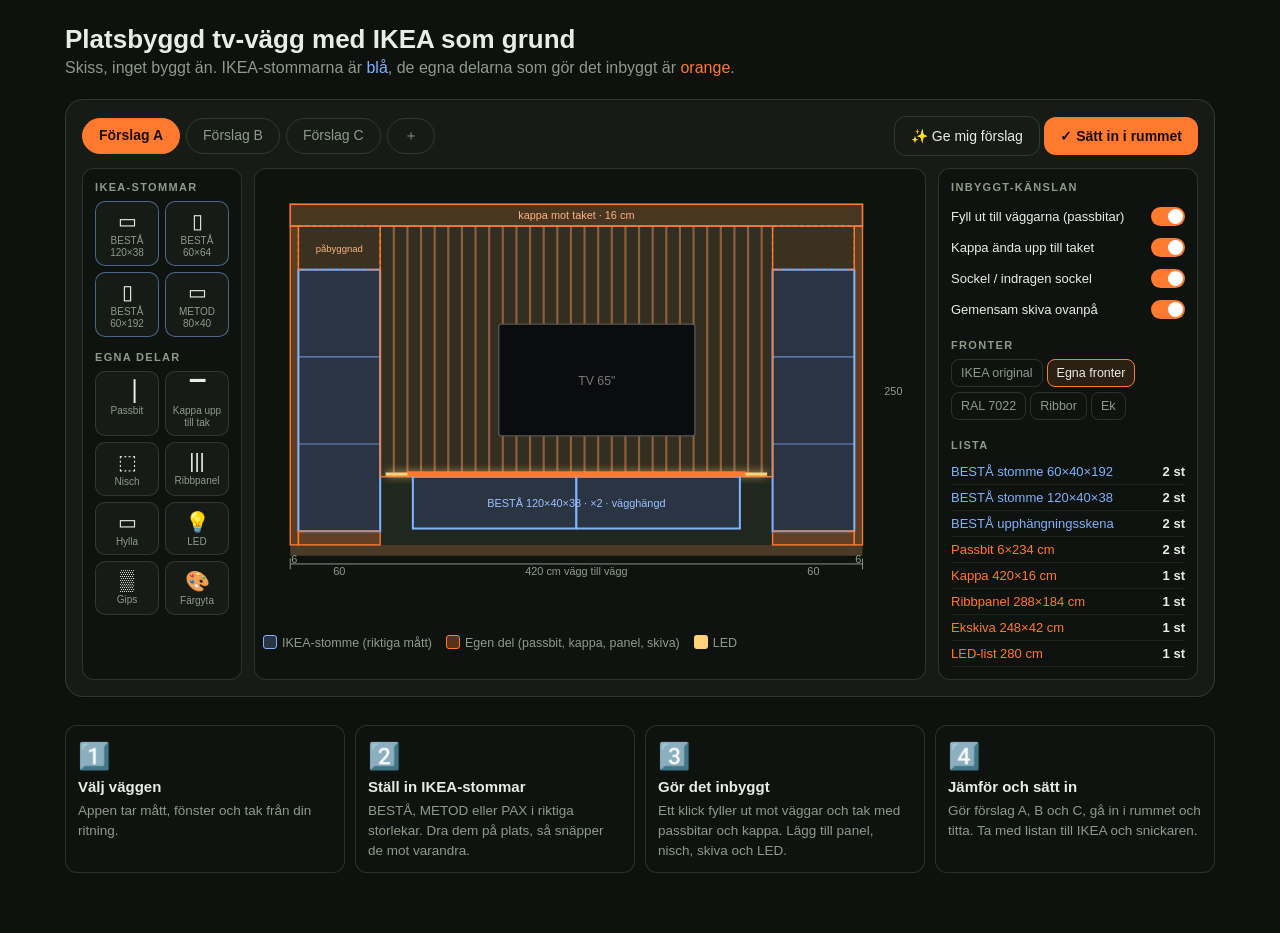
<file: mockups/tvvagg.html>
<!doctype html>
<html lang="sv">
<head>
<meta charset="utf-8">
<meta name="viewport" content="width=device-width, initial-scale=1">
<title>Hemma – platsbyggd tv-vägg (skiss)</title>
<style>
:root{--bg:#0e110e;--panel:#161b16;--line:rgba(190,210,175,.16);--text:#e9ede6;--dim:#8f9a8b;--acc:#ff7a2f;--ok:#7bd88f;--ikea:#7fb2ff}
*{box-sizing:border-box}
body{margin:0;background:var(--bg);color:var(--text);font-family:-apple-system,BlinkMacSystemFont,"Segoe UI",Roboto,sans-serif;padding:24px 16px 60px}
.wrap{max-width:1150px;margin:0 auto}
h1{font-size:26px;margin:0 0 4px}.lead{color:var(--dim);margin:0 0 22px}
.mock{background:var(--panel);border:1px solid var(--line);border-radius:18px;padding:16px;margin-bottom:28px}
.top{display:flex;justify-content:space-between;align-items:center;gap:10px;flex-wrap:wrap;margin-bottom:12px}
.tabs{display:flex;gap:6px}.tabs span{padding:8px 16px;border-radius:99px;border:1px solid var(--line);color:var(--dim);font-size:14px}
.tabs span.on{background:var(--acc);color:#1a0d05;border-color:var(--acc);font-weight:700}
.btn{display:inline-block;background:var(--acc);color:#1a0d05;font-weight:700;border-radius:12px;padding:11px 16px;font-size:14px}
.btn.ghost{background:none;color:var(--text);border:1px solid var(--line);font-weight:500}
.grid{display:grid;grid-template-columns:160px 1fr 260px;gap:12px}
.box{background:#0f130f;border:1px solid var(--line);border-radius:12px;padding:12px}
.box h4{margin:0 0 8px;font-size:11px;letter-spacing:.12em;color:var(--dim);font-weight:600}
.box h4:not(:first-child){margin-top:14px}
.pal{display:grid;grid-template-columns:1fr 1fr;gap:6px}
.pal div{border:1px solid var(--line);border-radius:10px;padding:7px 2px;text-align:center;font-size:20px;background:var(--panel)}
.pal div small{display:block;font-size:10px;color:var(--dim);margin-top:2px;line-height:1.15}
.pal div.ik{border-color:rgba(127,178,255,.5)}
.chips span{display:inline-block;border:1px solid var(--line);border-radius:8px;padding:6px 9px;font-size:12.5px;margin:0 4px 5px 0;color:var(--dim)}
.chips span.on{border-color:var(--acc);color:var(--text);background:rgba(255,122,47,.12)}
.row{display:flex;justify-content:space-between;font-size:13px;padding:5px 0;border-bottom:1px solid rgba(190,210,175,.08)}
.row b{font-weight:600}.row.ik span:first-child{color:var(--ikea)}.row.own span:first-child{color:var(--acc)}
.note{font-size:12.5px;color:var(--dim);margin-top:8px;line-height:1.45}
.leg{display:flex;gap:14px;flex-wrap:wrap;font-size:12.5px;color:var(--dim);margin-top:8px}
.leg i{display:inline-block;width:14px;height:14px;border-radius:3px;vertical-align:-2px;margin-right:5px}
.tog{display:flex;justify-content:space-between;align-items:center;font-size:13px;padding:6px 0}
.tog i{width:34px;height:19px;border-radius:99px;background:var(--acc);position:relative}.tog i:after{content:'';position:absolute;right:2px;top:2px;width:15px;height:15px;border-radius:50%;background:#fff}
.steps{display:grid;grid-template-columns:repeat(4,1fr);gap:10px}
.step{background:#0f130f;border:1px solid var(--line);border-radius:12px;padding:12px;font-size:13.5px;color:var(--dim);line-height:1.45}
.step b{display:block;color:var(--text);font-size:15px;margin-bottom:4px}.step em{font-style:normal;font-size:26px;display:block}
@media (max-width:900px){.grid,.steps{grid-template-columns:1fr}}
</style>
</head>
<body><div class="wrap">
<h1>Platsbyggd tv-vägg med IKEA som grund</h1>
<p class="lead">Skiss, inget byggt än. IKEA-stommarna är <span style="color:var(--ikea)">blå</span>, de egna delarna som gör det inbyggt är <span style="color:var(--acc)">orange</span>.</p>

<div class="mock">
  <div class="top">
    <div class="tabs"><span class="on">Förslag A</span><span>Förslag B</span><span>Förslag C</span><span>＋</span></div>
    <div><span class="btn ghost">✨ Ge mig förslag</span> <span class="btn">✓ Sätt in i rummet</span></div>
  </div>
  <div class="grid">
    <div class="box">
      <h4>IKEA-STOMMAR</h4>
      <div class="pal"><div class="ik">▭<small>BESTÅ 120×38</small></div><div class="ik">▯<small>BESTÅ 60×64</small></div><div class="ik">▯<small>BESTÅ 60×192</small></div><div class="ik">▭<small>METOD 80×40</small></div></div>
      <h4>EGNA DELAR</h4>
      <div class="pal"><div>▕<small>Passbit</small></div><div>▔<small>Kappa upp till tak</small></div><div>⬚<small>Nisch</small></div><div>|||<small>Ribbpanel</small></div><div>▭<small>Hylla</small></div><div>💡<small>LED</small></div><div>▒<small>Gips</small></div><div>🎨<small>Färgyta</small></div></div>
    </div>
    <div class="box" style="padding:8px">
      <svg viewBox="-20 -20 480 330" style="width:100%;display:block">
        <!-- vägg 420 × 250 (1 enhet = 1 cm), y nedåt -->
        <rect x="0" y="0" width="420" height="250" fill="#20271f"/>
        <rect x="0" y="250" width="420" height="8" fill="#4a3a28"/>
        <!-- kappa upp till tak (egen) -->
        <rect x="0" y="0" width="420" height="16" fill="rgba(255,122,47,.18)" stroke="#ff7a2f" stroke-width="1.2"/>
        <text x="210" y="11" fill="#ffb27f" font-size="8" text-anchor="middle">kappa mot taket · 16 cm</text>
        <!-- passbitar mot väggarna (egna) -->
        <rect x="0" y="16" width="6" height="234" fill="rgba(255,122,47,.28)" stroke="#ff7a2f" stroke-width="1"/>
        <rect x="414" y="16" width="6" height="234" fill="rgba(255,122,47,.28)" stroke="#ff7a2f" stroke-width="1"/>
        <!-- vänster torn: BESTÅ 60×40×192 + sockel -->
        <rect x="6" y="48" width="60" height="192" fill="#2a3442" stroke="#7fb2ff" stroke-width="1.5"/>
        <g stroke="#7fb2ff" stroke-width=".8" opacity=".7"><line x1="6" y1="112" x2="66" y2="112"/><line x1="6" y1="176" x2="66" y2="176"/></g>
        <rect x="66" y="48" width="0" height="0"/>
        <rect x="6" y="16" width="60" height="32" fill="rgba(255,122,47,.12)" stroke="#ff7a2f" stroke-width="1" stroke-dasharray="3 2"/>
        <text x="36" y="35" fill="#ffb27f" font-size="7" text-anchor="middle">påbyggnad</text>
        <rect x="6" y="240" width="60" height="10" fill="rgba(255,122,47,.3)" stroke="#ff7a2f" stroke-width="1"/>
        <!-- höger torn -->
        <rect x="354" y="48" width="60" height="192" fill="#2a3442" stroke="#7fb2ff" stroke-width="1.5"/>
        <g stroke="#7fb2ff" stroke-width=".8" opacity=".7"><line x1="354" y1="112" x2="414" y2="112"/><line x1="354" y1="176" x2="414" y2="176"/></g>
        <rect x="354" y="16" width="60" height="32" fill="rgba(255,122,47,.12)" stroke="#ff7a2f" stroke-width="1" stroke-dasharray="3 2"/>
        <rect x="354" y="240" width="60" height="10" fill="rgba(255,122,47,.3)" stroke="#ff7a2f" stroke-width="1"/>
        <!-- mitten: ribbad panel bakom tv (egen) -->
        <rect x="66" y="16" width="288" height="184" fill="rgba(255,122,47,.08)" stroke="#ff7a2f" stroke-width="1"/>
        <g stroke="#ff9a5c" stroke-width="1.6" opacity=".45">
          <line x1="76" y1="16" x2="76" y2="200"/><line x1="86" y1="16" x2="86" y2="200"/><line x1="96" y1="16" x2="96" y2="200"/><line x1="106" y1="16" x2="106" y2="200"/><line x1="116" y1="16" x2="116" y2="200"/><line x1="126" y1="16" x2="126" y2="200"/><line x1="136" y1="16" x2="136" y2="200"/><line x1="146" y1="16" x2="146" y2="200"/><line x1="156" y1="16" x2="156" y2="200"/><line x1="166" y1="16" x2="166" y2="200"/><line x1="176" y1="16" x2="176" y2="200"/><line x1="186" y1="16" x2="186" y2="200"/><line x1="196" y1="16" x2="196" y2="200"/><line x1="206" y1="16" x2="206" y2="200"/><line x1="216" y1="16" x2="216" y2="200"/><line x1="226" y1="16" x2="226" y2="200"/><line x1="236" y1="16" x2="236" y2="200"/><line x1="246" y1="16" x2="246" y2="200"/><line x1="256" y1="16" x2="256" y2="200"/><line x1="266" y1="16" x2="266" y2="200"/><line x1="276" y1="16" x2="276" y2="200"/><line x1="286" y1="16" x2="286" y2="200"/><line x1="296" y1="16" x2="296" y2="200"/><line x1="306" y1="16" x2="306" y2="200"/><line x1="316" y1="16" x2="316" y2="200"/><line x1="326" y1="16" x2="326" y2="200"/><line x1="336" y1="16" x2="336" y2="200"/><line x1="346" y1="16" x2="346" y2="200"/>
        </g>
        <!-- tv 65" -->
        <rect x="153" y="88" width="144" height="82" rx="2" fill="#0b0c0e" stroke="#555" stroke-width="1"/>
        <text x="225" y="133" fill="#777" font-size="9" text-anchor="middle">TV 65"</text>
        <!-- LED-list -->
        <line x1="70" y1="198" x2="350" y2="198" stroke="#ffd27a" stroke-width="2.4" style="filter:drop-shadow(0 0 3px #ffd27a)"/>
        <!-- bänk: 2 × BESTÅ 120×40×38 vägghängd + ekskiva (egen) -->
        <rect x="90" y="200" width="120" height="38" fill="#2a3442" stroke="#7fb2ff" stroke-width="1.5"/>
        <rect x="210" y="200" width="120" height="38" fill="#2a3442" stroke="#7fb2ff" stroke-width="1.5"/>
        <rect x="86" y="196" width="248" height="4" fill="#ff7a2f"/>
        <text x="210" y="222" fill="#9cc2ff" font-size="8" text-anchor="middle">BESTÅ 120×40×38 · ×2 · vägghängd</text>
        <!-- mått -->
        <g fill="#8f9a8b" font-size="8" text-anchor="middle"><text x="210" y="272">420 cm vägg till vägg</text><text x="36" y="272">60</text><text x="384" y="272">60</text><text x="3" y="263">6</text><text x="417" y="263">6</text></g>
        <g stroke="#8f9a8b" stroke-width=".7"><line x1="0" y1="264" x2="420" y2="264"/><line x1="0" y1="260" x2="0" y2="268"/><line x1="420" y1="260" x2="420" y2="268"/></g>
        <text x="436" y="140" fill="#8f9a8b" font-size="8">250</text>
      </svg>
      <div class="leg"><span><i style="background:#2a3442;border:1px solid #7fb2ff"></i>IKEA-stomme (riktiga mått)</span><span><i style="background:rgba(255,122,47,.3);border:1px solid #ff7a2f"></i>Egen del (passbit, kappa, panel, skiva)</span><span><i style="background:#ffd27a"></i>LED</span></div>
    </div>
    <div class="box">
      <h4>INBYGGT-KÄNSLAN</h4>
      <div class="tog"><span>Fyll ut till väggarna (passbitar)</span><i></i></div>
      <div class="tog"><span>Kappa ända upp till taket</span><i></i></div>
      <div class="tog"><span>Sockel / indragen sockel</span><i></i></div>
      <div class="tog"><span>Gemensam skiva ovanpå</span><i></i></div>
      <h4>FRONTER</h4>
      <div class="chips"><span>IKEA original</span><span class="on">Egna fronter</span><span>RAL 7022</span><span>Ribbor</span><span>Ek</span></div>
      <h4>LISTA</h4>
      <div class="row ik"><span>BESTÅ stomme 60×40×192</span><b>2 st</b></div>
      <div class="row ik"><span>BESTÅ stomme 120×40×38</span><b>2 st</b></div>
      <div class="row ik"><span>BESTÅ upphängningsskena</span><b>2 st</b></div>
      <div class="row own"><span>Passbit 6×234 cm</span><b>2 st</b></div>
      <div class="row own"><span>Kappa 420×16 cm</span><b>1 st</b></div>
      <div class="row own"><span>Ribbpanel 288×184 cm</span><b>1 st</b></div>
      <div class="row own"><span>Ekskiva 248×42 cm</span><b>1 st</b></div>
      <div class="row own"><span>LED-list 280 cm</span><b>1 st</b></div>
    </div>
  </div>
</div>

<div class="steps">
  <div class="step"><em>1️⃣</em><b>Välj väggen</b>Appen tar mått, fönster och tak från din ritning.</div>
  <div class="step"><em>2️⃣</em><b>Ställ in IKEA-stommar</b>BESTÅ, METOD eller PAX i riktiga storlekar. Dra dem på plats, så snäpper de mot varandra.</div>
  <div class="step"><em>3️⃣</em><b>Gör det inbyggt</b>Ett klick fyller ut mot väggar och tak med passbitar och kappa. Lägg till panel, nisch, skiva och LED.</div>
  <div class="step"><em>4️⃣</em><b>Jämför och sätt in</b>Gör förslag A, B och C, gå in i rummet och titta. Ta med listan till IKEA och snickaren.</div>
</div>
</div></body></html>
</file>
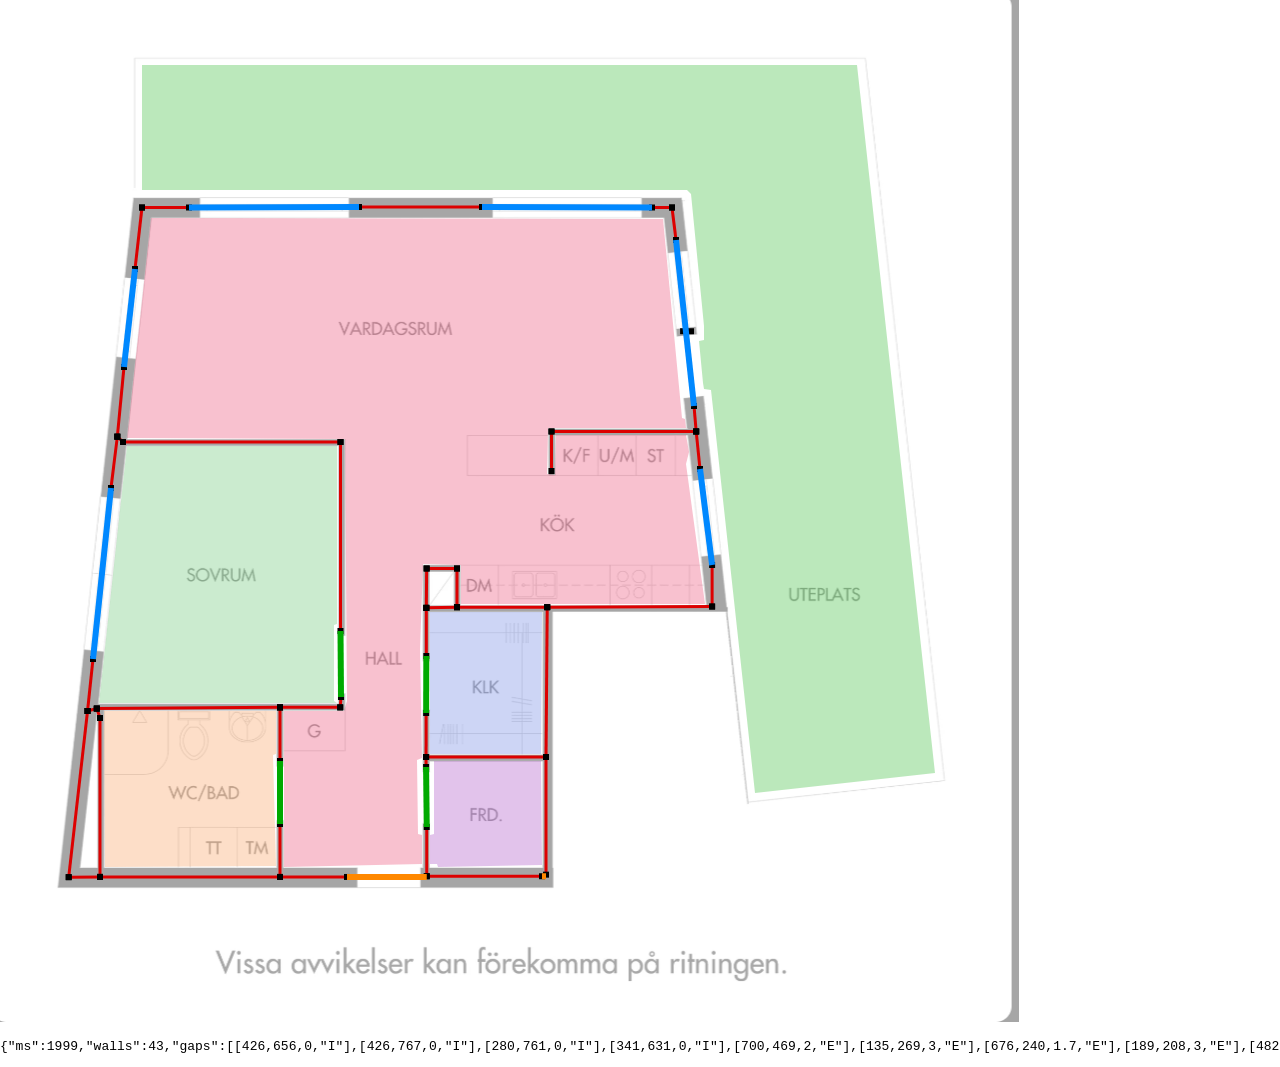
<file: tests/autoplan.html>
<!doctype html><meta charset="utf-8"><body style="margin:0;background:#fff">
<canvas id="c"></canvas><pre id="o"></pre>
<script type="module">
import { detectPlan } from '../js/autoplan.js';
const img = new Image(); img.src = new URLSearchParams(location.search).get('img') || 'plan1.png'; await img.decode();
const t0 = performance.now(); const r = detectPlan(img); const ms = performance.now() - t0;
const c = document.getElementById('c'); c.width = r.W; c.height = r.H; const g = c.getContext('2d');
g.globalAlpha = .35; g.drawImage(img, 0, 0, r.W, r.H); g.globalAlpha = 1;
const cols = ['#e6194b','#3cb44b','#4363d8','#f58231','#911eb4','#46f0f0','#f032e6','#bcf60c','#008080','#9a6324'];
r.rooms.forEach((rm, i) => { g.fillStyle = cols[i % 10] + '44'; g.beginPath(); rm.pts.forEach((p, j) => j ? g.lineTo(p.x, p.y) : g.moveTo(p.x, p.y)); g.closePath(); g.fill(); });
g.lineWidth = 3; g.strokeStyle = '#d00'; r.walls.forEach(w => { g.beginPath(); g.moveTo(w.a.x, w.a.y); g.lineTo(w.b.x, w.b.y); g.stroke(); });
r.walls.forEach(w => { g.fillStyle = '#000'; for (const p of [w.a, w.b]) g.fillRect(p.x - 3, p.y - 3, 6, 6); });
g.lineWidth = 6; r.gaps.forEach(gp => { g.strokeStyle = gp.window ? '#08f' : gp.exterior ? '#f80' : '#0a0'; g.beginPath(); g.moveTo(gp.a.x, gp.a.y); g.lineTo(gp.b.x, gp.b.y); g.stroke(); });
document.getElementById('o').textContent = JSON.stringify({ ms: Math.round(ms), walls: r.walls.length, gaps: r.gaps.map(g=>[Math.round(g.a.x),Math.round(g.a.y),+g.runs.toFixed(1),g.exterior?'E':'I']), rooms: r.rooms.map(x => x.area), r: r.r, t: r.walls.map(w => +w.t.toFixed(1)) });
if (location.hash === '#sk') { const im = g.getImageData(0,0,r.W,r.H); for (let i=0;i<r.W*r.H;i++){ if(r.dbg.wall[i]){im.data[i*4+1]=200;} if(r.dbg.sk[i]){im.data[i*4]=0;im.data[i*4+1]=0;im.data[i*4+2]=255;} } g.putImageData(im,0,0);
  g.lineWidth=1; r.dbg.chains.forEach(ch=>{g.strokeStyle='#f0f'; g.beginPath(); g.moveTo(ch.a.x,ch.a.y); g.lineTo(ch.b.x,ch.b.y); g.stroke();}); }
(r.outdoor||[]).forEach(o => { g.fillStyle = '#0a04'; g.beginPath(); o.pts.forEach((p, j) => j ? g.lineTo(p.x, p.y) : g.moveTo(p.x, p.y)); g.closePath(); g.fill(); });
if (r.dbg2) { const im = g.getImageData(0,0,r.W,r.H); for (let i=0;i<r.W*r.H;i++){ const v=r.dbg2[i]; if(v===-1){im.data[i*4]=150;im.data[i*4+1]=190;im.data[i*4+2]=255;} else if(v>0){im.data[i*4]=(v*70)%255;im.data[i*4+1]=(v*130)%255;} } g.putImageData(im,0,0); }
document.getElementById('o').textContent += ' outdoor:' + JSON.stringify((r.outdoor||[]).map(o=>o.area));
window.done = true;
</script>
</file>
